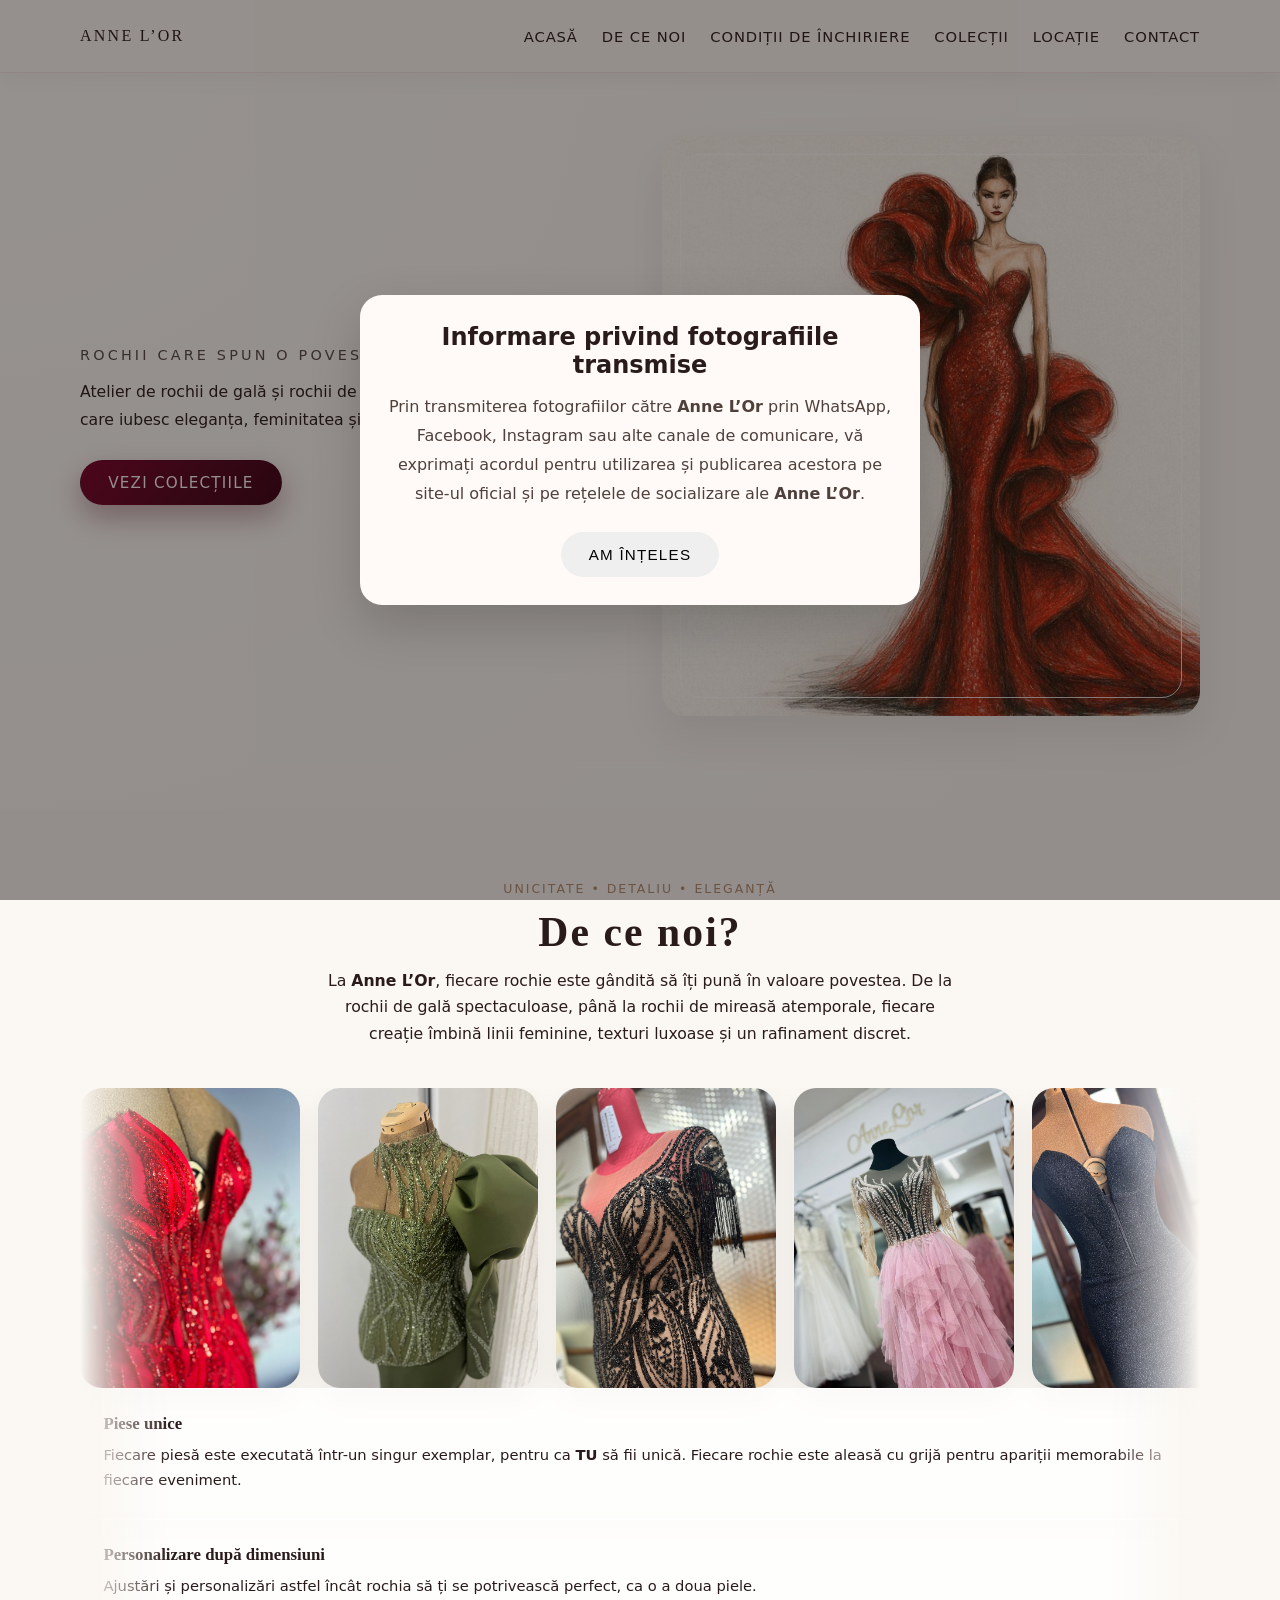
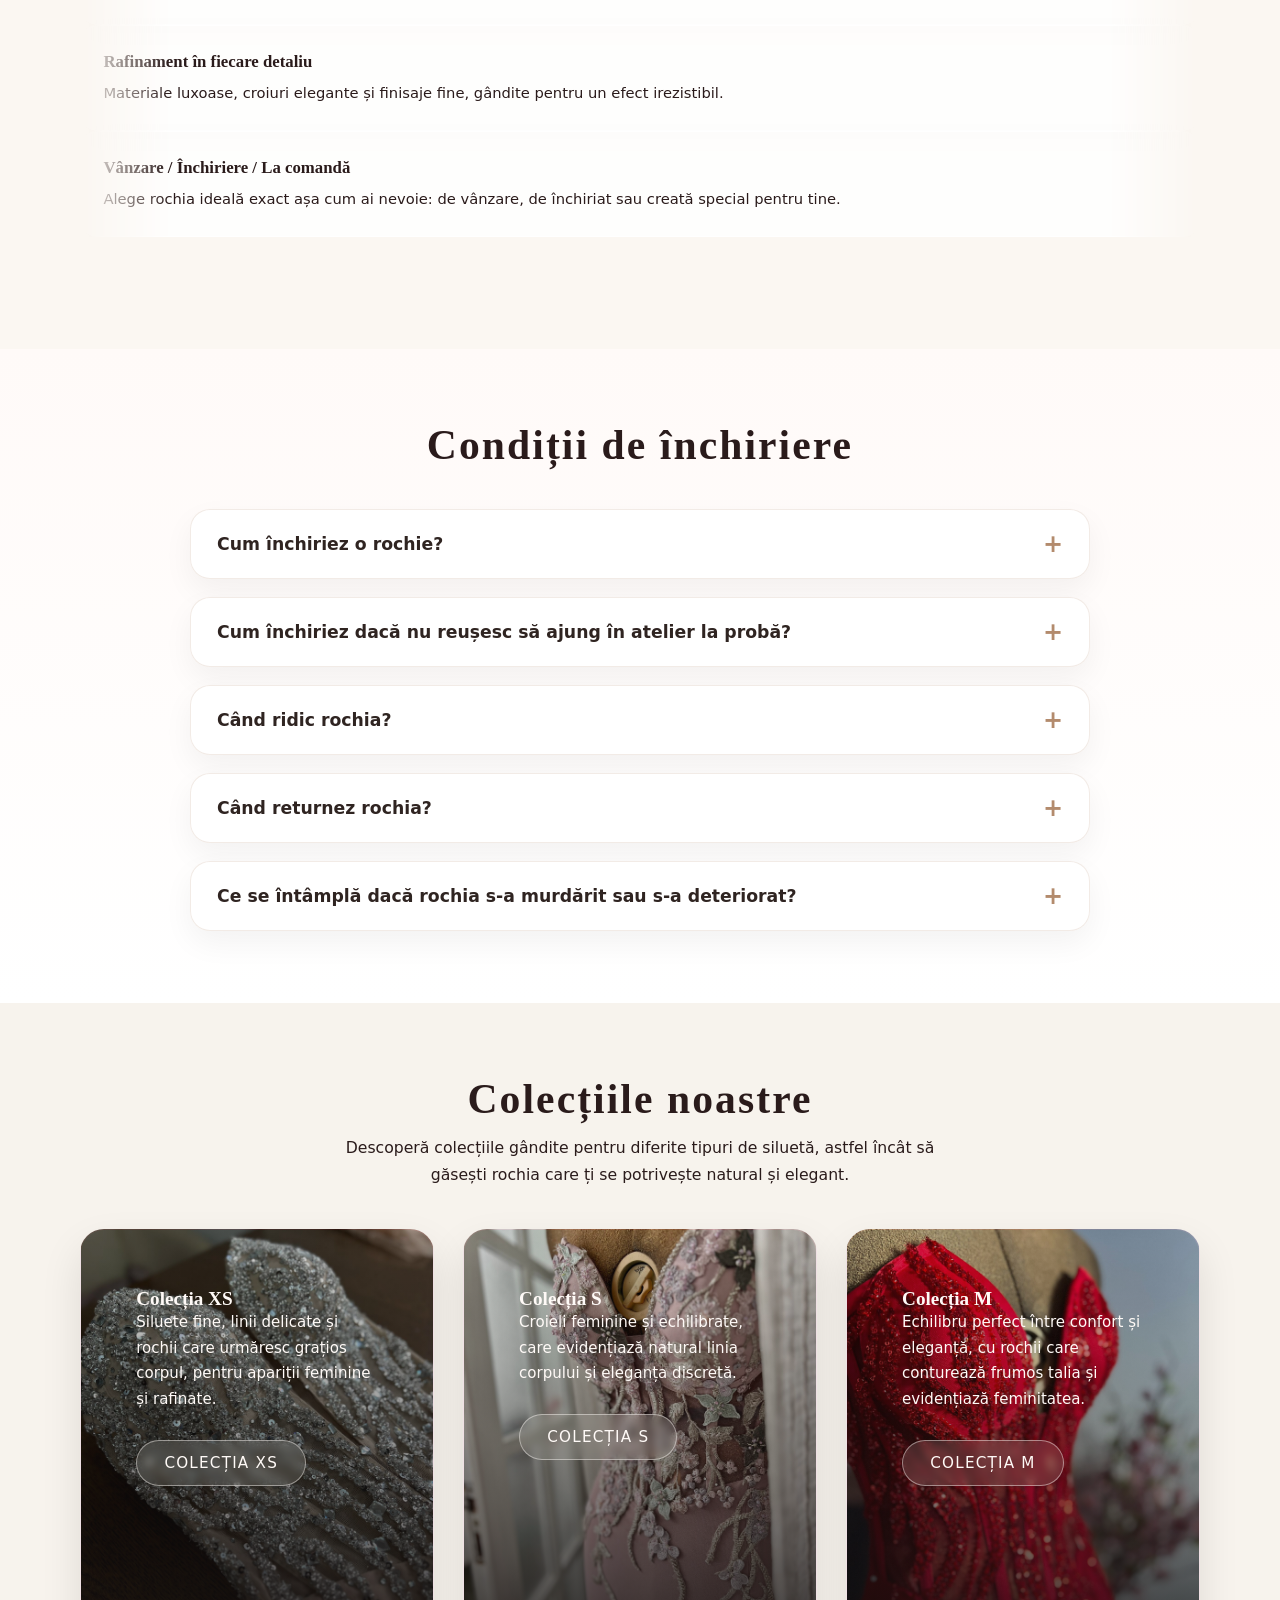
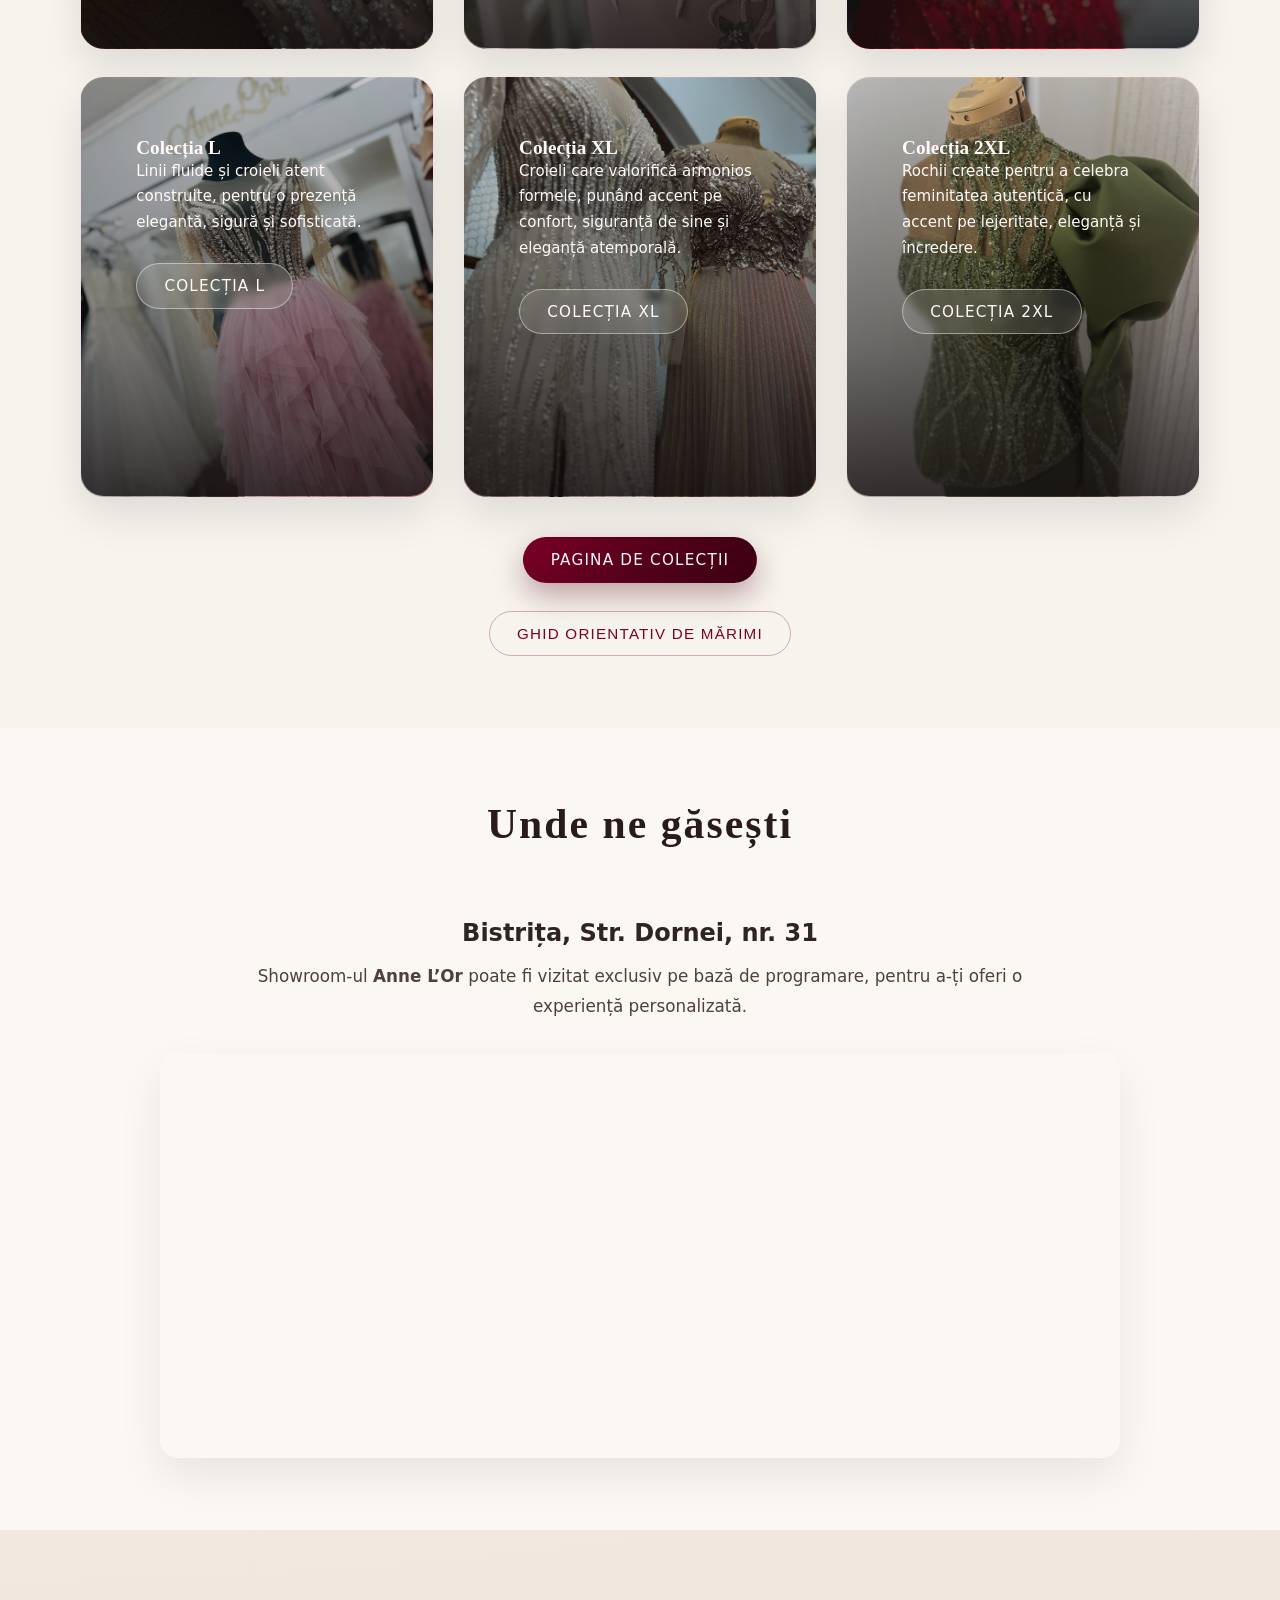
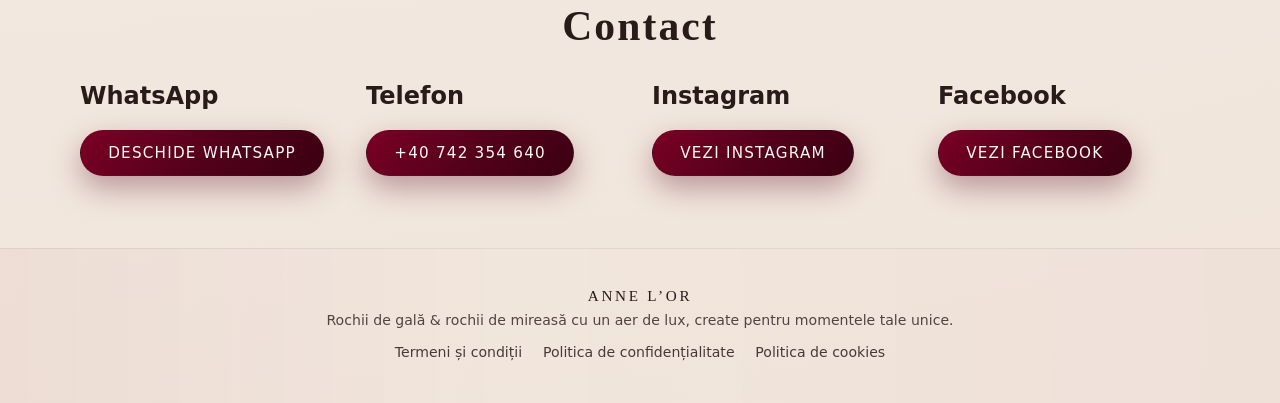
<file: index.html>
<!DOCTYPE html>
<html lang="ro">
<head>
  <meta charset="UTF-8">
  <meta name="viewport" content="width=device-width, initial-scale=1.0">
  <title>Anne L’Or – Rochii de gală & mireasă</title>
  <link rel="icon" type="image/png" href="favicon.png">
  <link rel="shortcut icon" href="favicon.ico">
  <link rel="stylesheet" href="style.css">
</head>
<body>

  <nav class="site-nav">
    <div class="container nav-inner">
      <a href="#top" class="nav-brand">Anne L’Or</a>

      <ul class="nav-links desktop-nav">
        <li><a href="#top">Acasă</a></li>
        <li><a href="#why-us">De ce noi</a></li>
        <li><a href="#rental-terms">Condiții de închiriere</a></li>
        <li><a href="#collections">Colecții</a></li>
        <li><a href="#location">Locație</a></li>
        <li><a href="#contact">Contact</a></li>
      </ul>

      <button
        class="nav-toggle"
        id="nav-toggle"
        type="button"
        aria-label="Deschide meniul"
        aria-expanded="false"
        aria-controls="mobile-menu"
      >
        <span></span>
        <span></span>
        <span></span>
      </button>
    </div>

    <div class="mobile-menu" id="mobile-menu">
      <ul class="mobile-menu-links">
        <li><a href="#top">Acasă</a></li>
        <li><a href="#why-us">De ce noi</a></li>
        <li><a href="#rental-terms">Condiții de închiriere</a></li>
        <li><a href="#collections">Colecții</a></li>
        <li><a href="#location">Locație</a></li>
        <li><a href="#contact">Contact</a></li>
      </ul>
    </div>
  </nav>

  <!-- HERO SECTION -->
  <header class="hero" id="top">
    <div class="hero-content">
      <div class="hero-text">
        <p class="hero-tagline">Rochii care spun o poveste.</p>
        <p class="hero-subtitle">
          Atelier de rochii de gală și rochii de mireasă, creat pentru femei care iubesc eleganța, feminitatea și detaliile fine.
        </p>
        <a href="#collections" class="btn primary-btn">Vezi colecțiile</a>
      </div>
      <div class="hero-image-wrapper">
        <img src="ImageTooLarge.png" alt="Rochie de gală elegantă Anne L’Or" class="hero-image">
      </div>
    </div>
  </header>

  <main>
    <!-- SECȚIUNEA DE CE NOI -->
    <section class="section why-us" id="why-us">
      <div class="container">
        <p class="section-kicker">Unicitate • Detaliu • Eleganță</p>
        <h2 class="section-title">De ce noi?</h2>

        <p class="section-intro">
          La <strong>Anne L’Or</strong>, fiecare rochie este gândită să îți pună în valoare povestea. De la rochii de gală spectaculoase,
          până la rochii de mireasă atemporale, fiecare creație îmbină linii feminine, texturi luxoase și un rafinament discret.
        </p>

        <div class="luxury-marquee">
          <div class="luxury-marquee-track">
            <div class="luxury-slide"><img src="Img2.jpeg" alt="Detaliu rochie roșie cu paiete"></div>
            <div class="luxury-slide"><img src="Img3.jpeg" alt="Detaliu rochii elegante Anne L’Or"></div>
            <div class="luxury-slide"><img src="Img4.jpeg" alt="Rochie neagră cu glitter"></div>
            <div class="luxury-slide"><img src="Img5.jpeg" alt="Detaliu rochie neagră elegantă"></div>
            <div class="luxury-slide"><img src="Img6.jpeg" alt="Detaliu rochie neagră elegantă"></div>
            <div class="luxury-slide"><img src="Img13.jpeg" alt="Detaliu rochie neagră elegantă"></div>
            <div class="luxury-slide"><img src="Img7.jpeg" alt="Detaliu mânecă cu pietre"></div>
            <div class="luxury-slide"><img src="Img8.jpeg" alt="Detaliu rochie roz cu perle"></div>
            <div class="luxury-slide"><img src="Img9.jpeg" alt="Rochie elegantă Anne L’Or"></div>
            <div class="luxury-slide"><img src="Img10.jpeg" alt="Detaliu rochii premium Anne L’Or"></div>
            <div class="luxury-slide"><img src="Img11.jpeg" alt="Detaliu rochie roșie premium"></div>
            <div class="luxury-slide"><img src="Img12.jpeg" alt="Detaliu broderie florală roz"></div>

            <div class="luxury-slide"><img src="Img1.jpeg" alt=""></div>
            <div class="luxury-slide"><img src="Img2.jpeg" alt=""></div>
            <div class="luxury-slide"><img src="Img3.jpeg" alt=""></div>
            <div class="luxury-slide"><img src="Img4.jpeg" alt=""></div>
            <div class="luxury-slide"><img src="Img5.jpeg" alt=""></div>
            <div class="luxury-slide"><img src="Img6.jpeg" alt=""></div>
            <div class="luxury-slide"><img src="Img7.jpeg" alt=""></div>
            <div class="luxury-slide"><img src="Img8.jpeg" alt=""></div>
            <div class="luxury-slide"><img src="Img9.jpeg" alt=""></div>
            <div class="luxury-slide"><img src="Img10.jpeg" alt=""></div>
          </div>
          <div class="why-item">
            <h3>Piese unice</h3>
            <p>Fiecare piesă este executată într-un singur exemplar, pentru ca <strong>TU</strong> să fii unică. Fiecare rochie este aleasă cu grijă pentru apariții memorabile la fiecare eveniment.</p>
          </div>
          <div class="why-item">
            <h3>Personalizare după dimensiuni</h3>
            <p>Ajustări și personalizări astfel încât rochia să ți se potrivească perfect, ca o a doua piele.</p>
          </div>
          <div class="why-item">
            <h3>Rafinament în fiecare detaliu</h3>
            <p>Materiale luxoase, croiuri elegante și finisaje fine, gândite pentru un efect irezistibil.</p>
          </div>
          <div class="why-item">
            <h3>Vânzare / Închiriere / La comandă</h3>
            <p>Alege rochia ideală exact așa cum ai nevoie: de vânzare, de închiriat sau creată special pentru tine.</p>
          </div>
        </div>
      </div>
    </section>

    <!-- SECȚIUNEA CONDIȚII DE ÎNCHIRIERE -->
    <section class="section rental-terms" id="rental-terms">
      <div class="container">
        <div class="rental-terms-header">
          <h2 class="section-title">Condiții de închiriere</h2>
        </div>

        <div class="rental-faq">
          <details class="faq-item" closed>
            <summary>Cum închiriez o rochie?</summary>
            <div class="faq-content">
              <p>
                În primul rând, îți faci o programare în showroom pentru a proba ținutele dorite.
                Recomandăm să te programezi din timp, pentru a te asigura că ai mai multe modele disponibile pentru data solicitată.
              </p>
              <p>
                Proba durează, în general, 60 de minute, timp suficient pentru a încerca 5–6 rochii.
              </p>
              <p>
                Pentru a rezerva ținuta dorită, se achită un avans de 50% din prețul închirierii, iar diferența se plătește la ridicarea rochiei.
              </p>
              <p>Se întocmește un contract în acest sens.</p>
            </div>
          </details>

          <details class="faq-item">
            <summary>Cum închiriez dacă nu reușesc să ajung în atelier la probă?</summary>
            <div class="faq-content">
              <p>
                Ne contactezi telefonic și ne furnizezi câteva măsurători. Nu te îngrijora, te ajutăm noi cu îndrumări în acest sens.
              </p>
              <p>
                Verificăm apoi pe manechin produsul dorit, astfel încât să ne asigurăm că ți se potrivește.
              </p>
              <p>
                Încheiem un contract pe care ți-l trimitem prin email sau WhatsApp și pe care îl așteptăm înapoi semnat și scanat.
              </p>
              <p>
                Plătești un avans de 50% din prețul închirierii, iar diferența se plătește ramburs, la firma de curierat.
              </p>
              <p>
                Costul livrării prin curierat este suportat de client și va fi comunicat anterior livrării.
              </p>
            </div>
          </details>

          <details class="faq-item">
            <summary>Când ridic rochia?</summary>
            <div class="faq-content">
              <p>
                În săptămâna evenimentului, de regulă cu o zi înainte. Dacă soliciți livrarea prin curier, produsul va fi livrat cu 2 zile înainte de eveniment.
              </p>
            </div>
          </details>

          <details class="faq-item">
            <summary>Când returnez rochia?</summary>
            <div class="faq-content">
              <p>
                A doua zi după eveniment sau în prima zi lucrătoare după eveniment.
              </p>
              <p>
                Rochia <strong>nu trebuie curățată</strong>, de acest aspect ne ocupăm noi.
              </p>
              <p>
                Te rugăm doar să ne returnezi toate elementele închiriate: rochia, șalul, mănușile, trena detașabilă etc., în ambalajul original (husa de pânză și umerașul de catifea).
              </p>
            </div>
          </details>

          <details class="faq-item">
            <summary>Ce se întâmplă dacă rochia s-a murdărit sau s-a deteriorat?</summary>
            <div class="faq-content">
              <p>
                În condițiile unei utilizări normale, precum pete de mâncare, vin, urme de fard sau deodorant, nu este nicio problemă. Aceste situații se pot remedia la curățătorie.
              </p>
              <p>
                Dacă apare o deteriorare avansată care nu poate fi rezolvată prin curățare chimică sau reparație minoră, conform contractului de închiriere, se poate imputa costul reparației.
              </p>
              <p>
                Dacă rochia nu mai poate fi remediată, se facturează întregul preț de achiziție al rochiei, la valoarea de catalog.
              </p>
              <p>
                Nu am avut astfel de incidente până acum și sperăm să nu fie cazul nici pe viitor.
              </p>
            </div>
          </details>
        </div>
      </div>
    </section>

    <!-- SECȚIUNEA COLECȚIILE NOASTRE -->
<section class="section collections" id="collections">
  <div class="container">
    <div class="collections-header">
      <h2 class="section-title">Colecțiile noastre</h2>
      <p class="section-intro">
        Descoperă colecțiile gândite pentru diferite tipuri de siluetă, astfel încât să găsești rochia care ți se potrivește natural și elegant.
      </p>
    </div>

    <div class="cards-grid">
      <article class="card collection-card collection-xs">
        <div class="card-overlay"></div>
        <div class="card-content">
          <h3 class="card-title">Colecția XS</h3>
          <p class="card-text">
            Siluete fine, linii delicate și rochii care urmăresc grațios corpul, pentru apariții feminine și rafinate.
          </p>
          <a
            href="https://plum-custard-043.notion.site/Colectia-XS-3253828098db80d988f7f95b5c8723fc?source=copy_link"
            class="btn ghost-btn"
            target="_blank"
            rel="noopener noreferrer"
          >
            Colecția XS
          </a>
        </div>
      </article>

      <article class="card collection-card collection-s">
        <div class="card-overlay"></div>
        <div class="card-content">
          <h3 class="card-title">Colecția S</h3>
          <p class="card-text">
            Croieli feminine și echilibrate, care evidențiază natural linia corpului și eleganța discretă.
          </p>
          <a
            href="https://plum-custard-043.notion.site/Colectia-S-3253828098db8049b44ec9ca3bed99fa?source=copy_link"
            class="btn ghost-btn"
            target="_blank"
            rel="noopener noreferrer"
          >
          Colecția S
          </a>
        </div>
      </article>

      <article class="card collection-card collection-m">
        <div class="card-overlay"></div>
        <div class="card-content">
          <h3 class="card-title">Colecția M</h3>
          <p class="card-text">
            Echilibru perfect între confort și eleganță, cu rochii care conturează frumos talia și evidențiază feminitatea.
          </p>
          <a
            href="https://plum-custard-043.notion.site/Colectia-M-3253828098db80ec8454e88bd391d409?source=copy_link"
            class="btn ghost-btn"
            target="_blank"
            rel="noopener noreferrer"
          >
          Colecția M
          </a>
        </div>
      </article>

      <article class="card collection-card collection-l">
        <div class="card-overlay"></div>
        <div class="card-content">
          <h3 class="card-title">Colecția L</h3>
          <p class="card-text">
            Linii fluide și croieli atent construite, pentru o prezență elegantă, sigură și sofisticată.
          </p>
          <a
            href="https://plum-custard-043.notion.site/Colectia-L-3253828098db8070a6b0c9105418d3b8?source=copy_link"
            class="btn ghost-btn"
            target="_blank"
            rel="noopener noreferrer"
          >
          Colecția L
          </a>
        </div>
      </article>

      <article class="card collection-card collection-xl">
        <div class="card-overlay"></div>
        <div class="card-content">
          <h3 class="card-title">Colecția XL</h3>
          <p class="card-text">
            Croieli care valorifică armonios formele, punând accent pe confort, siguranță de sine și eleganță atemporală.
          </p>
          <a
            href="https://plum-custard-043.notion.site/Colectia-XL-3253828098db80e6bd9af92cab22da7f?source=copy_link"
            class="btn ghost-btn"
            target="_blank"
            rel="noopener noreferrer"
          >
          Colecția XL
          </a>
        </div>
      </article>

      <article class="card collection-card collection-2xl">
        <div class="card-overlay"></div>
        <div class="card-content">
          <h3 class="card-title">Colecția 2XL</h3>
          <p class="card-text">
            Rochii create pentru a celebra feminitatea autentică, cu accent pe lejeritate, eleganță și încredere.
          </p>
          <a
            href="https://plum-custard-043.notion.site/Colectia-XXL-3253828098db80048d51fcc8d6d86377?source=copy_link"
            class="btn ghost-btn"
            target="_blank"
            rel="noopener noreferrer"
          >
          Colecția 2XL
          </a>
        </div>
      </article>
    </div>

    <div class="collections-footer">
      <a
        href="https://plum-custard-043.notion.site/Anne-L-Or-3253828098db80a0879bce4b5d71e4f3?source=copy_link"
        class="btn primary-btn"
        target="_blank"
        rel="noopener noreferrer"
      >
        Pagina de colecții
      </a>
    </div>

    <div class="size-guide-trigger">
      <button class="btn ghost-btn" type="button" id="open-size-guide">
        Ghid orientativ de mărimi
      </button>
    </div>
  </div>
</section>

    <!-- SECȚIUNEA LOCAȚIE -->
    <section class="section location" id="location">
      <div class="container">
        <h2 class="section-title">Unde ne găsești</h2>

        <div class="location-intro">
          <p class="location-address">Bistrița, Str. Dornei, nr. 31</p>
          <p class="location-note">
            Showroom-ul <strong>Anne L’Or</strong> poate fi vizitat exclusiv pe bază de programare, pentru a-ți oferi o experiență personalizată.
          </p>
        </div>

        <div class="map-wrapper">
          <iframe
            src="https://www.google.com/maps/embed?pb=!1m18!1m12!1m3!1d2714.194118455795!2d24.495521376858544!3d47.134462871150475!2m3!1f0!2f0!3f0!2m3!1i1024!2i768!4f13.1!3m3!1m2!1s0x4749f7000afd8c6f%3A0x49b01e989a9919a1!2sAnneLor!5e0!3m2!1sro!2sro!4v1773568715835!5m2!1sro!2sro"
            style="border:0;"
            allowfullscreen=""
            loading="lazy"
            referrerpolicy="no-referrer-when-downgrade"
          ></iframe>
        </div>
      </div>
    </section>
  </main>

  <!-- MODAL GHID DE MĂRIMI -->
  <div class="modal-backdrop" id="size-guide-modal" aria-hidden="true">
    <div class="modal-dialog" role="dialog" aria-modal="true" aria-labelledby="size-guide-title">
      <button class="modal-close" type="button" id="close-size-guide" aria-label="Închide ghidul de mărimi">×</button>
      <h2 class="modal-title" id="size-guide-title">Ghid orientativ de mărimi</h2>
      <p class="modal-subtitle">Valorile sunt orientative și pot varia ușor în funcție de model.</p>
      <div class="modal-image-wrapper">
        <img src="./GhidMarimi.png" alt="Ghid orientativ mărimi Anne L’Or" loading="lazy">
      </div>
    </div>
  </div>

  <section class="section contact-section" id="contact">
    <div class="container">
      <h2 class="section-title">Contact</h2>
      <div class="contact-grid">
        <article class="contact-card">
          <div class="contact-icon whatsapp">
            <i class="fa-brands fa-whatsapp"></i>
          </div>
          <h2>WhatsApp</h2>
          <a href="https://wa.me/40742354640" target="_blank" rel="noopener noreferrer" class="btn primary-btn">
            Deschide WhatsApp
          </a>
        </article>

        <article class="contact-card">
          <div class="contact-icon phone">
            <i class="fa-solid fa-phone"></i>
          </div>
          <h2>Telefon</h2>
          <a href="tel:+40742354640" class="btn primary-btn">
            +40 742 354 640
          </a>
        </article>

        <article class="contact-card">
          <div class="contact-icon instagram">
            <i class="fa-brands fa-instagram"></i>
          </div>
          <h2>Instagram</h2>
          <a href="https://www.instagram.com/atelier_annelor?igsh=dGw2bjVlYmxvM2dv&utm_source=qr" target="_blank" rel="noopener noreferrer" class="btn primary-btn">
            Vezi Instagram
          </a>
        </article>

        <article class="contact-card">
          <div class="contact-icon facebook">
            <i class="fa-brands fa-facebook-f"></i>
          </div>
          <h2>Facebook</h2>
          <a href="https://www.facebook.com/share/1ZEBXZmdRP/?mibextid=wwXIfr" target="_blank" rel="noopener noreferrer" class="btn primary-btn">
            Vezi Facebook
          </a>
        </article>
      </div>
    </div>
  </section>

  <footer class="footer">
    <div class="container footer-content">
      <p class="footer-brand">Anne L’Or</p>
      <p class="footer-text">Rochii de gală & rochii de mireasă cu un aer de lux, create pentru momentele tale unice.</p>
    </div>

    <div class="footer-links">
      <a href="/termeni-si-conditii.html">Termeni și condiții</a>
      <a href="/politica-confidentialitate.html">Politica de confidențialitate</a>
      <a href="/politica-cookies.html">Politica de cookies</a>
    </div>
  </footer>

  <!-- popup informare fotografii -->
  <div class="consent-modal" id="photo-consent-modal" aria-hidden="true">
    <div class="consent-box" role="dialog" aria-modal="true" aria-labelledby="consent-title">
      <h3 id="consent-title">Informare privind fotografiile transmise</h3>
      <p>
        Prin transmiterea fotografiilor către <strong>Anne L’Or</strong> prin WhatsApp, Facebook, Instagram sau alte canale de comunicare,
        vă exprimați acordul pentru utilizarea și publicarea acestora pe site-ul oficial și pe rețelele de socializare ale
        <strong>Anne L’Or</strong>.
      </p>

      <div class="consent-actions">
        <button type="button" class="btn btn-ghost" id="close-consent-modal">Am înțeles</button>
      </div>
    </div>
  </div>

  <script src="script.js"></script>
</body>
</html>
</file>
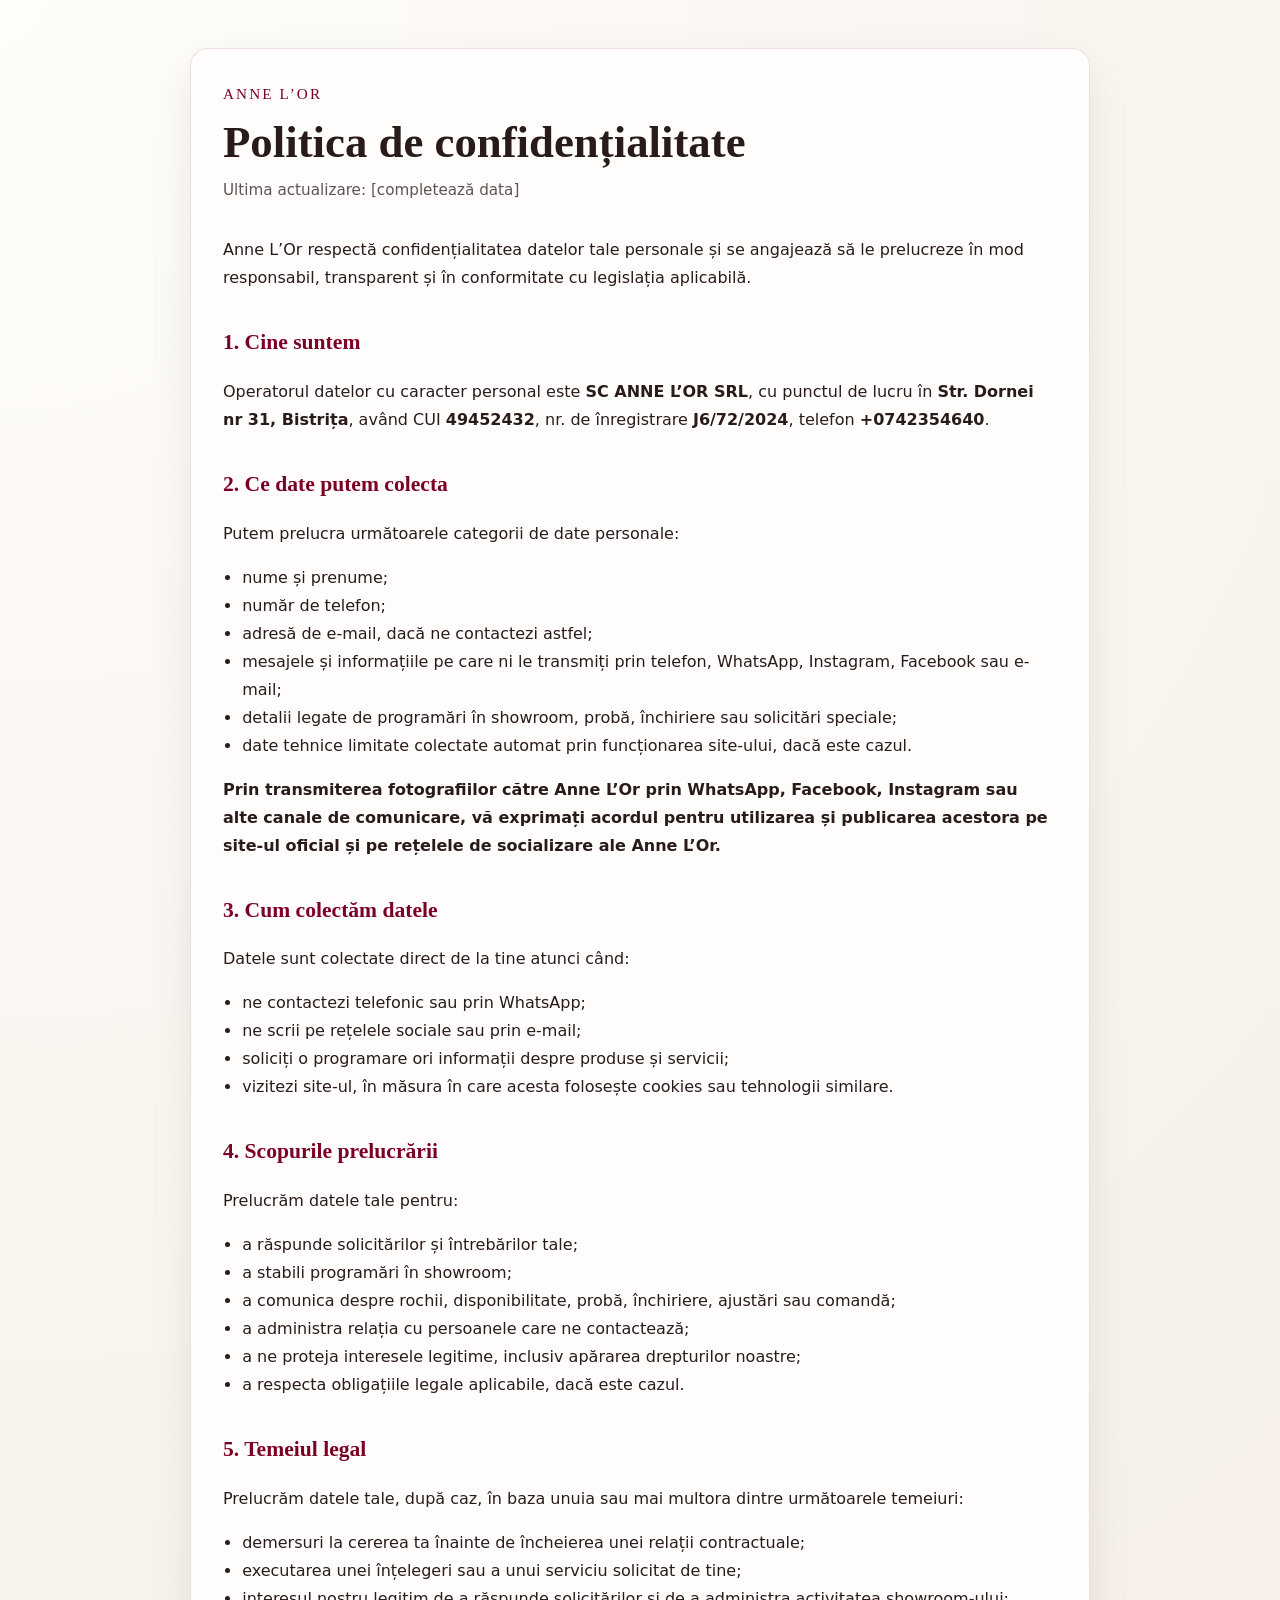
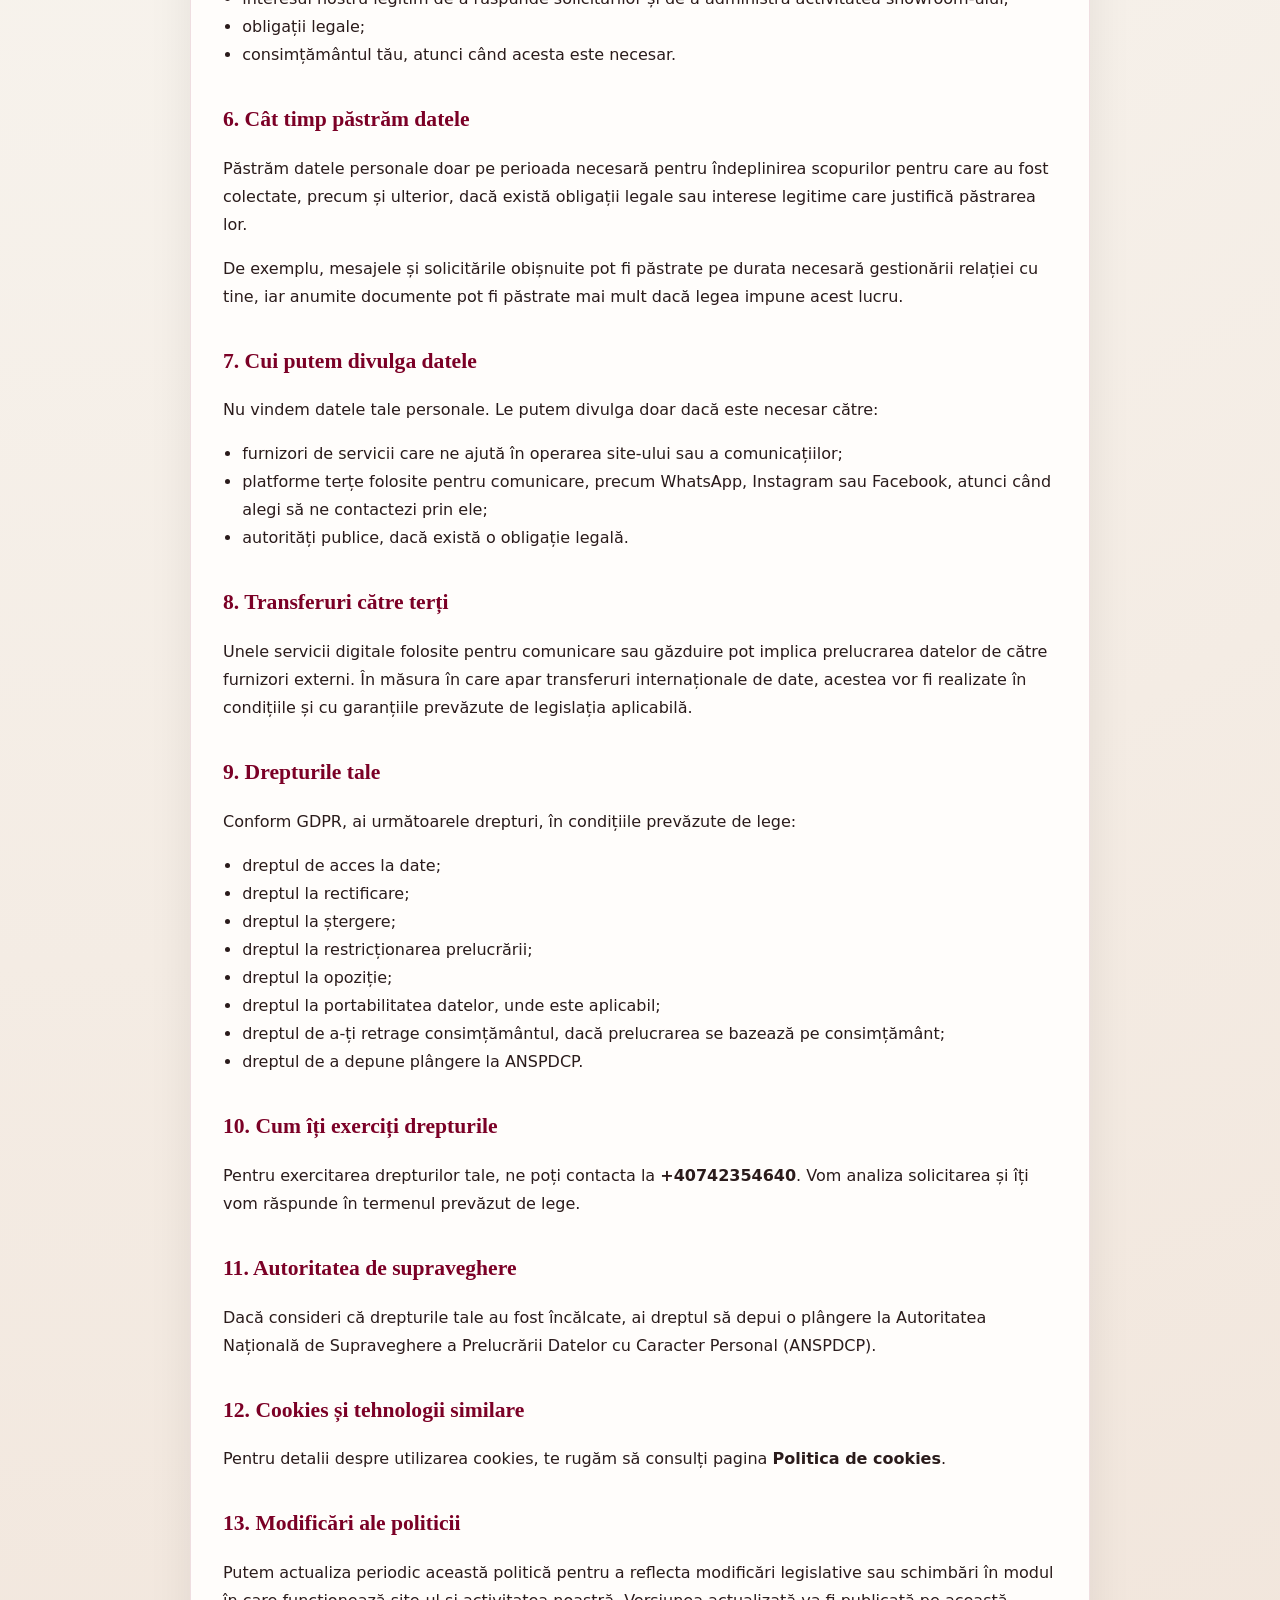
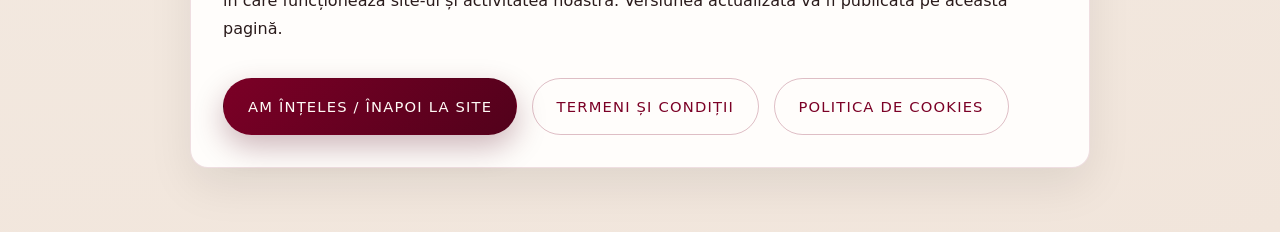
<file: politica-confidentialitate.html>
<!DOCTYPE html>
<html lang="ro">
<head>
  <meta charset="UTF-8" />
  <meta name="viewport" content="width=device-width, initial-scale=1.0" />
  <title>Politica de confidențialitate | Anne L’Or</title>
  <style>
    :root {
      --color-bg: #f7f3ed;
      --color-card: #fffdfb;
      --color-text: #2a1b1b;
      --color-accent: #7b0026;
      --color-accent-dark: #52011b;
      --color-border: rgba(123, 0, 38, 0.12);
      --font-main: "Playfair Display", "Times New Roman", serif;
      --font-sans: "Inter", system-ui, -apple-system, BlinkMacSystemFont, "Segoe UI", sans-serif;
      --shadow-soft: 0 18px 45px rgba(0, 0, 0, 0.08);
      --radius: 18px;
      --transition-fast: 180ms ease-out;
    }

    * { box-sizing: border-box; }
    html, body { margin: 0; padding: 0; }

    body {
      font-family: var(--font-sans);
      color: var(--color-text);
      background: radial-gradient(circle at top left, #fffdf9 0, var(--color-bg) 40%, #f1e5db 100%);
      line-height: 1.75;
    }

    .legal-page {
      padding: 3rem 1.25rem 4rem;
    }

    .legal-container {
      width: min(900px, 100%);
      margin: 0 auto;
      background: var(--color-card);
      border: 1px solid var(--color-border);
      border-radius: var(--radius);
      box-shadow: var(--shadow-soft);
      padding: 2rem;
    }

    .legal-brand {
      font-family: var(--font-main);
      letter-spacing: 0.14em;
      text-transform: uppercase;
      font-size: 0.95rem;
      margin: 0 0 0.5rem;
      color: var(--color-accent);
    }

    h1 {
      font-family: var(--font-main);
      font-size: clamp(2rem, 4vw, 2.8rem);
      margin: 0 0 0.5rem;
      line-height: 1.2;
    }

    .legal-updated {
      margin: 0 0 2rem;
      opacity: 0.75;
      font-size: 0.95rem;
    }

    h2 {
      font-family: var(--font-main);
      font-size: 1.35rem;
      margin: 2rem 0 0.6rem;
      color: var(--color-accent);
    }

    p, li {
      font-size: 1rem;
    }

    ul {
      margin: 0 0 1rem 1.2rem;
      padding: 0;
    }

    .legal-actions {
      margin-top: 2.2rem;
      display: flex;
      flex-wrap: wrap;
      gap: 0.9rem;
    }

    .btn {
      display: inline-flex;
      align-items: center;
      justify-content: center;
      padding: 0.9rem 1.5rem;
      border-radius: 999px;
      font-size: 0.92rem;
      letter-spacing: 0.08em;
      text-transform: uppercase;
      text-decoration: none;
      transition: all var(--transition-fast);
      white-space: nowrap;
    }

    .btn-primary {
      background: linear-gradient(135deg, var(--color-accent) 0%, var(--color-accent-dark) 100%);
      color: #fffaf6;
      border: 1px solid transparent;
      box-shadow: 0 12px 30px rgba(79, 0, 25, 0.28);
    }

    .btn-ghost {
      border: 1px solid rgba(123, 0, 38, 0.25);
      color: var(--color-accent);
      background: transparent;
    }

    @media (max-width: 640px) {
      .legal-container { padding: 1.4rem; }
      .legal-actions { flex-direction: column; }
      .btn { width: 100%; }
    }
  </style>
</head>
<body>
  <main class="legal-page">
    <div class="legal-container">
      <p class="legal-brand">Anne L’Or</p>
      <h1>Politica de confidențialitate</h1>
      <p class="legal-updated">Ultima actualizare: [completează data]</p>

      <p>
        Anne L’Or respectă confidențialitatea datelor tale personale și se angajează să le
        prelucreze în mod responsabil, transparent și în conformitate cu legislația aplicabilă.
      </p>

      <h2>1. Cine suntem</h2>
      <p>
        Operatorul datelor cu caracter personal este <strong>SC ANNE L’OR SRL</strong>,
        cu punctul de lucru în <strong>Str. Dornei nr 31, Bistrița</strong>, având CUI <strong>49452432</strong>,
        nr. de înregistrare <strong>J6/72/2024</strong>, telefon <strong>+0742354640</strong>.
      </p>

      <h2>2. Ce date putem colecta</h2>
      <p>Putem prelucra următoarele categorii de date personale:</p>
      <ul>
        <li>nume și prenume;</li>
        <li>număr de telefon;</li>
        <li>adresă de e-mail, dacă ne contactezi astfel;</li>
        <li>mesajele și informațiile pe care ni le transmiți prin telefon, WhatsApp, Instagram, Facebook sau e-mail;</li>
        <li>detalii legate de programări în showroom, probă, închiriere sau solicitări speciale;</li>
        <li>date tehnice limitate colectate automat prin funcționarea site-ului, dacă este cazul.</li>
      </ul>
      <strong>Prin transmiterea fotografiilor către Anne L’Or prin WhatsApp, Facebook, Instagram sau alte canale de comunicare, vă exprimați acordul pentru utilizarea și publicarea acestora pe site-ul oficial și pe rețelele de socializare ale Anne L’Or.</strong>

      <h2>3. Cum colectăm datele</h2>
      <p>Datele sunt colectate direct de la tine atunci când:</p>
      <ul>
        <li>ne contactezi telefonic sau prin WhatsApp;</li>
        <li>ne scrii pe rețelele sociale sau prin e-mail;</li>
        <li>soliciți o programare ori informații despre produse și servicii;</li>
        <li>vizitezi site-ul, în măsura în care acesta folosește cookies sau tehnologii similare.</li>
      </ul>

      <h2>4. Scopurile prelucrării</h2>
      <p>Prelucrăm datele tale pentru:</p>
      <ul>
        <li>a răspunde solicitărilor și întrebărilor tale;</li>
        <li>a stabili programări în showroom;</li>
        <li>a comunica despre rochii, disponibilitate, probă, închiriere, ajustări sau comandă;</li>
        <li>a administra relația cu persoanele care ne contactează;</li>
        <li>a ne proteja interesele legitime, inclusiv apărarea drepturilor noastre;</li>
        <li>a respecta obligațiile legale aplicabile, dacă este cazul.</li>
      </ul>

      <h2>5. Temeiul legal</h2>
      <p>Prelucrăm datele tale, după caz, în baza unuia sau mai multora dintre următoarele temeiuri:</p>
      <ul>
        <li>demersuri la cererea ta înainte de încheierea unei relații contractuale;</li>
        <li>executarea unei înțelegeri sau a unui serviciu solicitat de tine;</li>
        <li>interesul nostru legitim de a răspunde solicitărilor și de a administra activitatea showroom-ului;</li>
        <li>obligații legale;</li>
        <li>consimțământul tău, atunci când acesta este necesar.</li>
      </ul>

      <h2>6. Cât timp păstrăm datele</h2>
      <p>
        Păstrăm datele personale doar pe perioada necesară pentru îndeplinirea scopurilor pentru care
        au fost colectate, precum și ulterior, dacă există obligații legale sau interese legitime care justifică păstrarea lor.
      </p>
      <p>
        De exemplu, mesajele și solicitările obișnuite pot fi păstrate pe durata necesară gestionării
        relației cu tine, iar anumite documente pot fi păstrate mai mult dacă legea impune acest lucru.
      </p>

      <h2>7. Cui putem divulga datele</h2>
      <p>
        Nu vindem datele tale personale. Le putem divulga doar dacă este necesar către:
      </p>
      <ul>
        <li>furnizori de servicii care ne ajută în operarea site-ului sau a comunicațiilor;</li>
        <li>platforme terțe folosite pentru comunicare, precum WhatsApp, Instagram sau Facebook, atunci când alegi să ne contactezi prin ele;</li>
        <li>autorități publice, dacă există o obligație legală.</li>
      </ul>

      <h2>8. Transferuri către terți</h2>
      <p>
        Unele servicii digitale folosite pentru comunicare sau găzduire pot implica prelucrarea datelor
        de către furnizori externi. În măsura în care apar transferuri internaționale de date, acestea
        vor fi realizate în condițiile și cu garanțiile prevăzute de legislația aplicabilă.
      </p>

      <h2>9. Drepturile tale</h2>
      <p>Conform GDPR, ai următoarele drepturi, în condițiile prevăzute de lege:</p>
      <ul>
        <li>dreptul de acces la date;</li>
        <li>dreptul la rectificare;</li>
        <li>dreptul la ștergere;</li>
        <li>dreptul la restricționarea prelucrării;</li>
        <li>dreptul la opoziție;</li>
        <li>dreptul la portabilitatea datelor, unde este aplicabil;</li>
        <li>dreptul de a-ți retrage consimțământul, dacă prelucrarea se bazează pe consimțământ;</li>
        <li>dreptul de a depune plângere la ANSPDCP.</li>
      </ul>

      <h2>10. Cum îți exerciți drepturile</h2>
      <p>
        Pentru exercitarea drepturilor tale, ne poți contacta la
        <strong>+40742354640</strong>.
        Vom analiza solicitarea și îți vom răspunde în termenul prevăzut de lege.
      </p>

      <h2>11. Autoritatea de supraveghere</h2>
      <p>
        Dacă consideri că drepturile tale au fost încălcate, ai dreptul să depui o plângere la
        Autoritatea Națională de Supraveghere a Prelucrării Datelor cu Caracter Personal (ANSPDCP).
      </p>

      <h2>12. Cookies și tehnologii similare</h2>
      <p>
        Pentru detalii despre utilizarea cookies, te rugăm să consulți pagina
        <strong>Politica de cookies</strong>.
      </p>

      <h2>13. Modificări ale politicii</h2>
      <p>
        Putem actualiza periodic această politică pentru a reflecta modificări legislative
        sau schimbări în modul în care funcționează site-ul și activitatea noastră.
        Versiunea actualizată va fi publicată pe această pagină.
      </p>

      <div class="legal-actions">
        <a href="index.html" class="btn btn-primary">Am înțeles / Înapoi la site</a>
        <a href="termeni-si-conditii.html" class="btn btn-ghost">Termeni și condiții</a>
        <a href="politica-cookies.html" class="btn btn-ghost">Politica de cookies</a>
      </div>
    </div>
  </main>
</body>
</html>
</file>
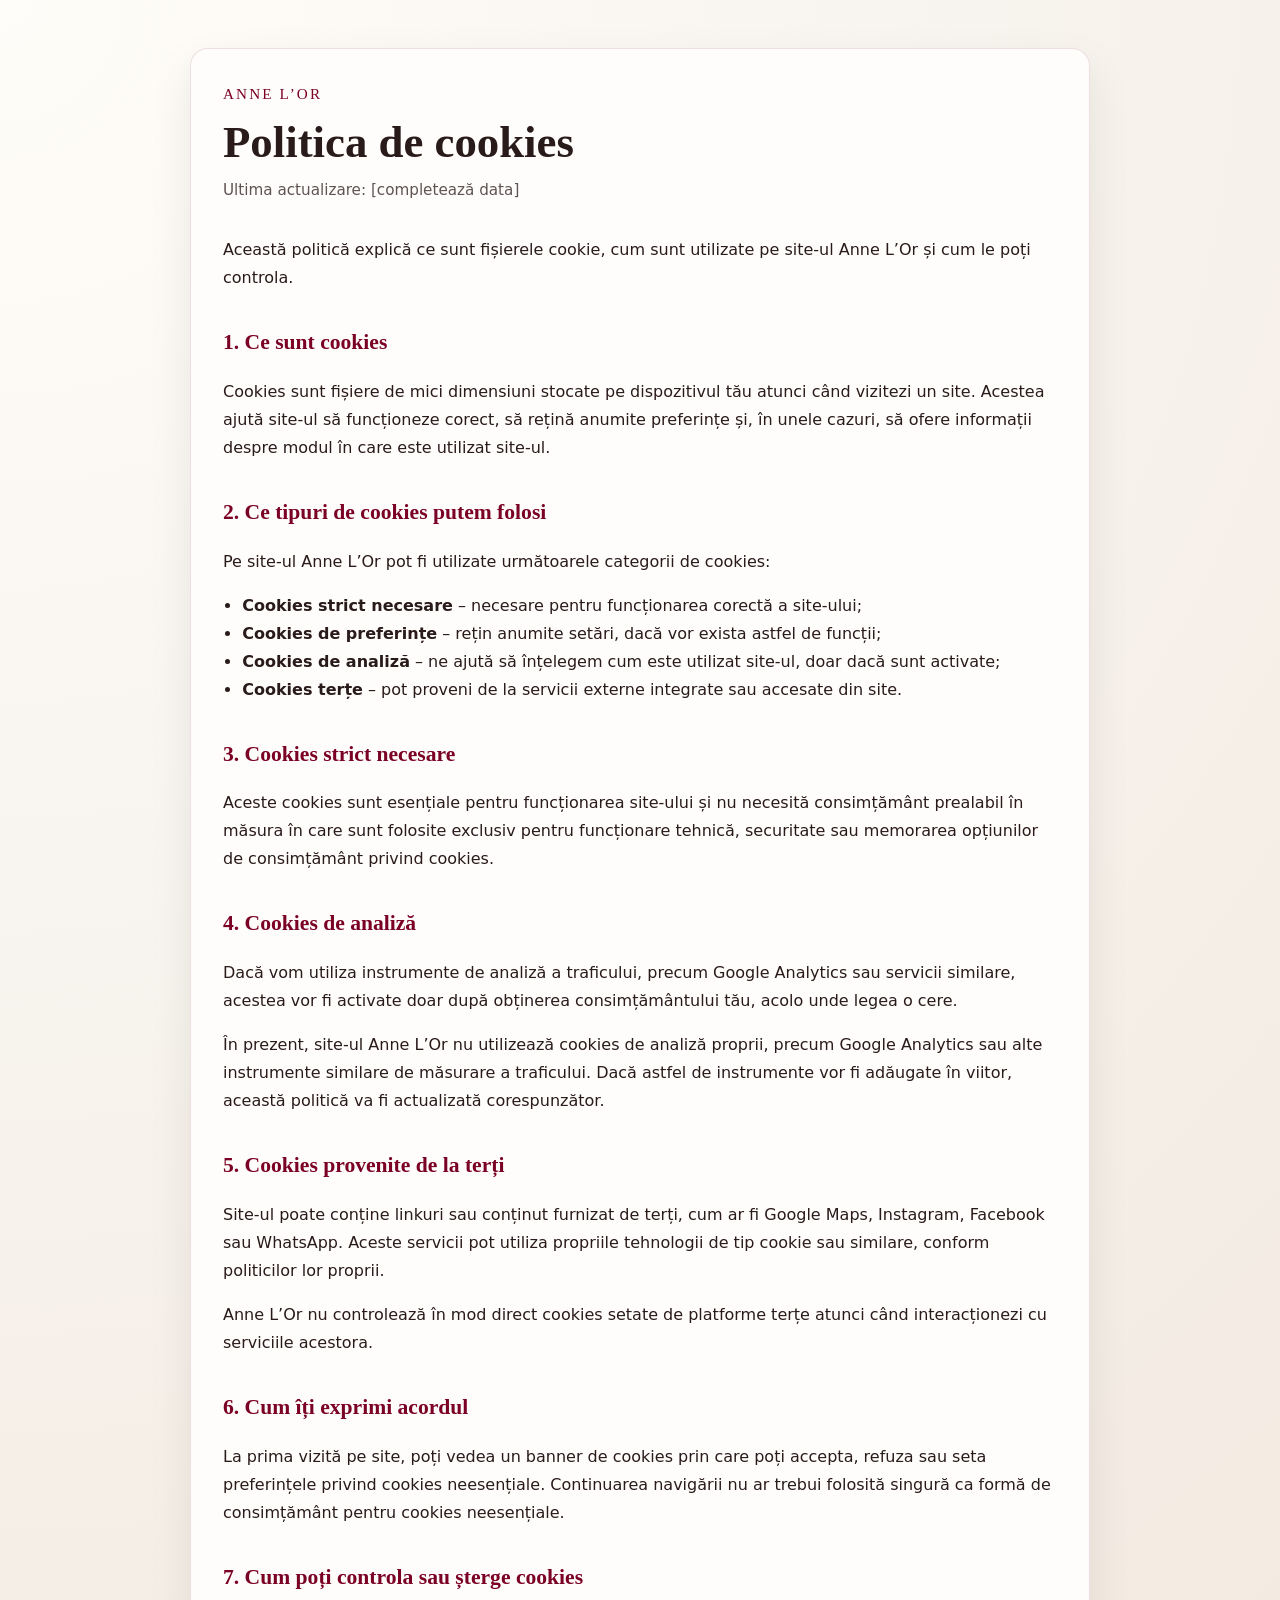
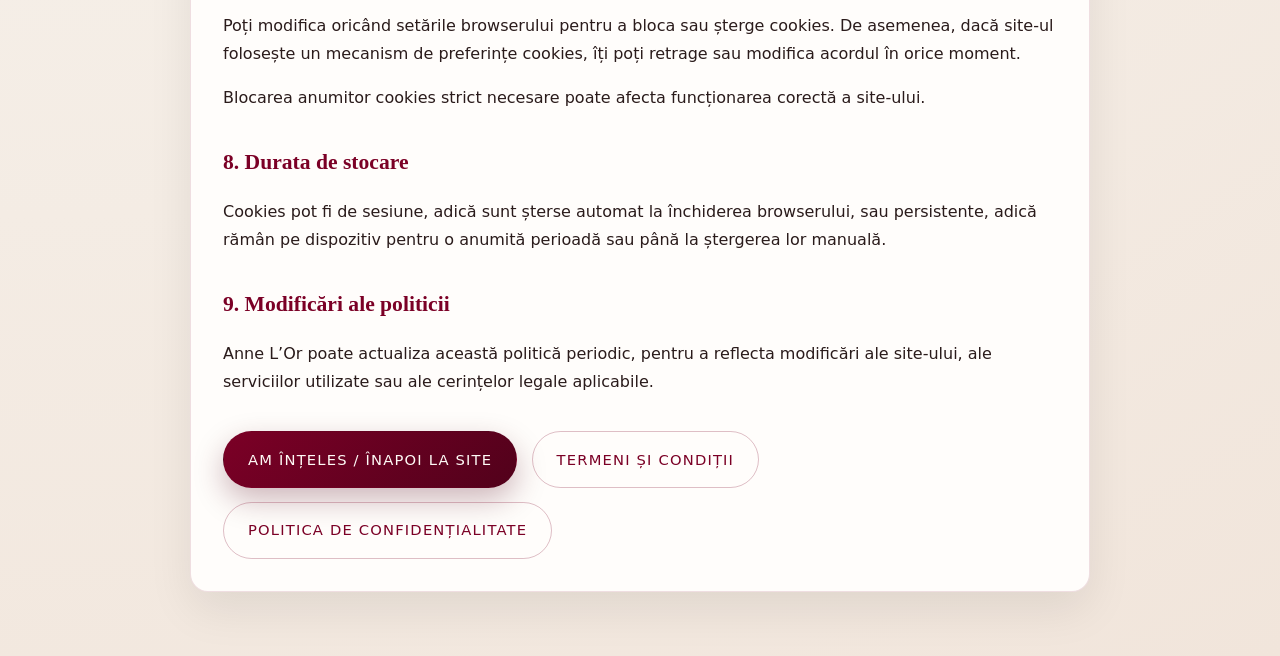
<file: politica-cookies.html>
<!DOCTYPE html>
<html lang="ro">
<head>
  <meta charset="UTF-8" />
  <meta name="viewport" content="width=device-width, initial-scale=1.0" />
  <title>Politica de cookies | Anne L’Or</title>
  <style>
    :root {
      --color-bg: #f7f3ed;
      --color-card: #fffdfb;
      --color-text: #2a1b1b;
      --color-accent: #7b0026;
      --color-accent-dark: #52011b;
      --color-border: rgba(123, 0, 38, 0.12);
      --font-main: "Playfair Display", "Times New Roman", serif;
      --font-sans: "Inter", system-ui, -apple-system, BlinkMacSystemFont, "Segoe UI", sans-serif;
      --shadow-soft: 0 18px 45px rgba(0, 0, 0, 0.08);
      --radius: 18px;
      --transition-fast: 180ms ease-out;
    }

    * {
      box-sizing: border-box;
    }

    html, body {
      margin: 0;
      padding: 0;
    }

    body {
      font-family: var(--font-sans);
      color: var(--color-text);
      background: radial-gradient(circle at top left, #fffdf9 0, var(--color-bg) 40%, #f1e5db 100%);
      line-height: 1.75;
    }

    .legal-page {
      padding: 3rem 1.25rem 4rem;
    }

    .legal-container {
      width: min(900px, 100%);
      margin: 0 auto;
      background: var(--color-card);
      border: 1px solid var(--color-border);
      border-radius: var(--radius);
      box-shadow: var(--shadow-soft);
      padding: 2rem;
    }

    .legal-brand {
      font-family: var(--font-main);
      letter-spacing: 0.14em;
      text-transform: uppercase;
      font-size: 0.95rem;
      margin: 0 0 0.5rem;
      color: var(--color-accent);
    }

    h1 {
      font-family: var(--font-main);
      font-size: clamp(2rem, 4vw, 2.8rem);
      margin: 0 0 0.5rem;
      line-height: 1.2;
    }

    .legal-updated {
      margin: 0 0 2rem;
      opacity: 0.75;
      font-size: 0.95rem;
    }

    h2 {
      font-family: var(--font-main);
      font-size: 1.35rem;
      margin: 2rem 0 0.6rem;
      color: var(--color-accent);
    }

    p, li {
      font-size: 1rem;
    }

    ul {
      margin: 0 0 1rem 1.2rem;
      padding: 0;
    }

    .legal-actions {
      margin-top: 2.2rem;
      display: flex;
      flex-wrap: wrap;
      gap: 0.9rem;
    }

    .btn {
      display: inline-flex;
      align-items: center;
      justify-content: center;
      padding: 0.9rem 1.5rem;
      border-radius: 999px;
      font-size: 0.92rem;
      letter-spacing: 0.08em;
      text-transform: uppercase;
      text-decoration: none;
      transition: all var(--transition-fast);
      white-space: nowrap;
    }

    .btn-primary {
      background: linear-gradient(135deg, var(--color-accent) 0%, var(--color-accent-dark) 100%);
      color: #fffaf6;
      border: 1px solid transparent;
      box-shadow: 0 12px 30px rgba(79, 0, 25, 0.28);
    }

    .btn-primary:hover {
      transform: translateY(-1px);
      box-shadow: 0 18px 38px rgba(79, 0, 25, 0.36);
    }

    .btn-ghost {
      border: 1px solid rgba(123, 0, 38, 0.25);
      color: var(--color-accent);
      background: transparent;
    }

    .btn-ghost:hover {
      background: rgba(123, 0, 38, 0.04);
    }

    @media (max-width: 640px) {
      .legal-container {
        padding: 1.4rem;
      }

      .legal-actions {
        flex-direction: column;
      }

      .btn {
        width: 100%;
      }
    }
  </style>
</head>
<body>
  <main class="legal-page">
    <div class="legal-container">
      <p class="legal-brand">Anne L’Or</p>
      <h1>Politica de cookies</h1>
      <p class="legal-updated">Ultima actualizare: [completează data]</p>

      <p>
        Această politică explică ce sunt fișierele cookie, cum sunt utilizate pe site-ul Anne L’Or
        și cum le poți controla.
      </p>

      <h2>1. Ce sunt cookies</h2>
      <p>
        Cookies sunt fișiere de mici dimensiuni stocate pe dispozitivul tău atunci când vizitezi un site.
        Acestea ajută site-ul să funcționeze corect, să rețină anumite preferințe și, în unele cazuri,
        să ofere informații despre modul în care este utilizat site-ul.
      </p>

      <h2>2. Ce tipuri de cookies putem folosi</h2>
      <p>Pe site-ul Anne L’Or pot fi utilizate următoarele categorii de cookies:</p>
      <ul>
        <li><strong>Cookies strict necesare</strong> – necesare pentru funcționarea corectă a site-ului;</li>
        <li><strong>Cookies de preferințe</strong> – rețin anumite setări, dacă vor exista astfel de funcții;</li>
        <li><strong>Cookies de analiză</strong> – ne ajută să înțelegem cum este utilizat site-ul, doar dacă sunt activate;</li>
        <li><strong>Cookies terțe</strong> – pot proveni de la servicii externe integrate sau accesate din site.</li>
      </ul>

      <h2>3. Cookies strict necesare</h2>
      <p>
        Aceste cookies sunt esențiale pentru funcționarea site-ului și nu necesită consimțământ prealabil
        în măsura în care sunt folosite exclusiv pentru funcționare tehnică, securitate sau memorarea
        opțiunilor de consimțământ privind cookies.
      </p>

      <h2>4. Cookies de analiză</h2>
      <p>
        Dacă vom utiliza instrumente de analiză a traficului, precum Google Analytics sau servicii similare,
        acestea vor fi activate doar după obținerea consimțământului tău, acolo unde legea o cere.
      </p>
      <p>
        În prezent, site-ul Anne L’Or nu utilizează cookies de analiză proprii, precum Google Analytics
        sau alte instrumente similare de măsurare a traficului. Dacă astfel de instrumente vor fi adăugate
        în viitor, această politică va fi actualizată corespunzător.
      </p>

      <h2>5. Cookies provenite de la terți</h2>
      <p>
        Site-ul poate conține linkuri sau conținut furnizat de terți, cum ar fi Google Maps, Instagram,
        Facebook sau WhatsApp. Aceste servicii pot utiliza propriile tehnologii de tip cookie sau similare,
        conform politicilor lor proprii.
      </p>
      <p>
        Anne L’Or nu controlează în mod direct cookies setate de platforme terțe atunci când interacționezi
        cu serviciile acestora.
      </p>

      <h2>6. Cum îți exprimi acordul</h2>
      <p>
        La prima vizită pe site, poți vedea un banner de cookies prin care poți accepta, refuza sau seta
        preferințele privind cookies neesențiale. Continuarea navigării nu ar trebui folosită singură ca
        formă de consimțământ pentru cookies neesențiale.
      </p>

      <h2>7. Cum poți controla sau șterge cookies</h2>
      <p>
        Poți modifica oricând setările browserului pentru a bloca sau șterge cookies. De asemenea, dacă site-ul
        folosește un mecanism de preferințe cookies, îți poți retrage sau modifica acordul în orice moment.
      </p>
      <p>
        Blocarea anumitor cookies strict necesare poate afecta funcționarea corectă a site-ului.
      </p>

      <h2>8. Durata de stocare</h2>
      <p>
        Cookies pot fi de sesiune, adică sunt șterse automat la închiderea browserului, sau persistente,
        adică rămân pe dispozitiv pentru o anumită perioadă sau până la ștergerea lor manuală.
      </p>

      <h2>9. Modificări ale politicii</h2>
      <p>
        Anne L’Or poate actualiza această politică periodic, pentru a reflecta modificări ale site-ului,
        ale serviciilor utilizate sau ale cerințelor legale aplicabile.
      </p>


      <div class="legal-actions">
        <a href="index.html" class="btn btn-primary">Am înțeles / Înapoi la site</a>
        <a href="termeni-si-conditii.html" class="btn btn-ghost">Termeni și condiții</a>
        <a href="politica-confidentialitate.html" class="btn btn-ghost">Politica de confidențialitate</a>
      </div>
    </div>
  </main>
</body>
</html>
</file>
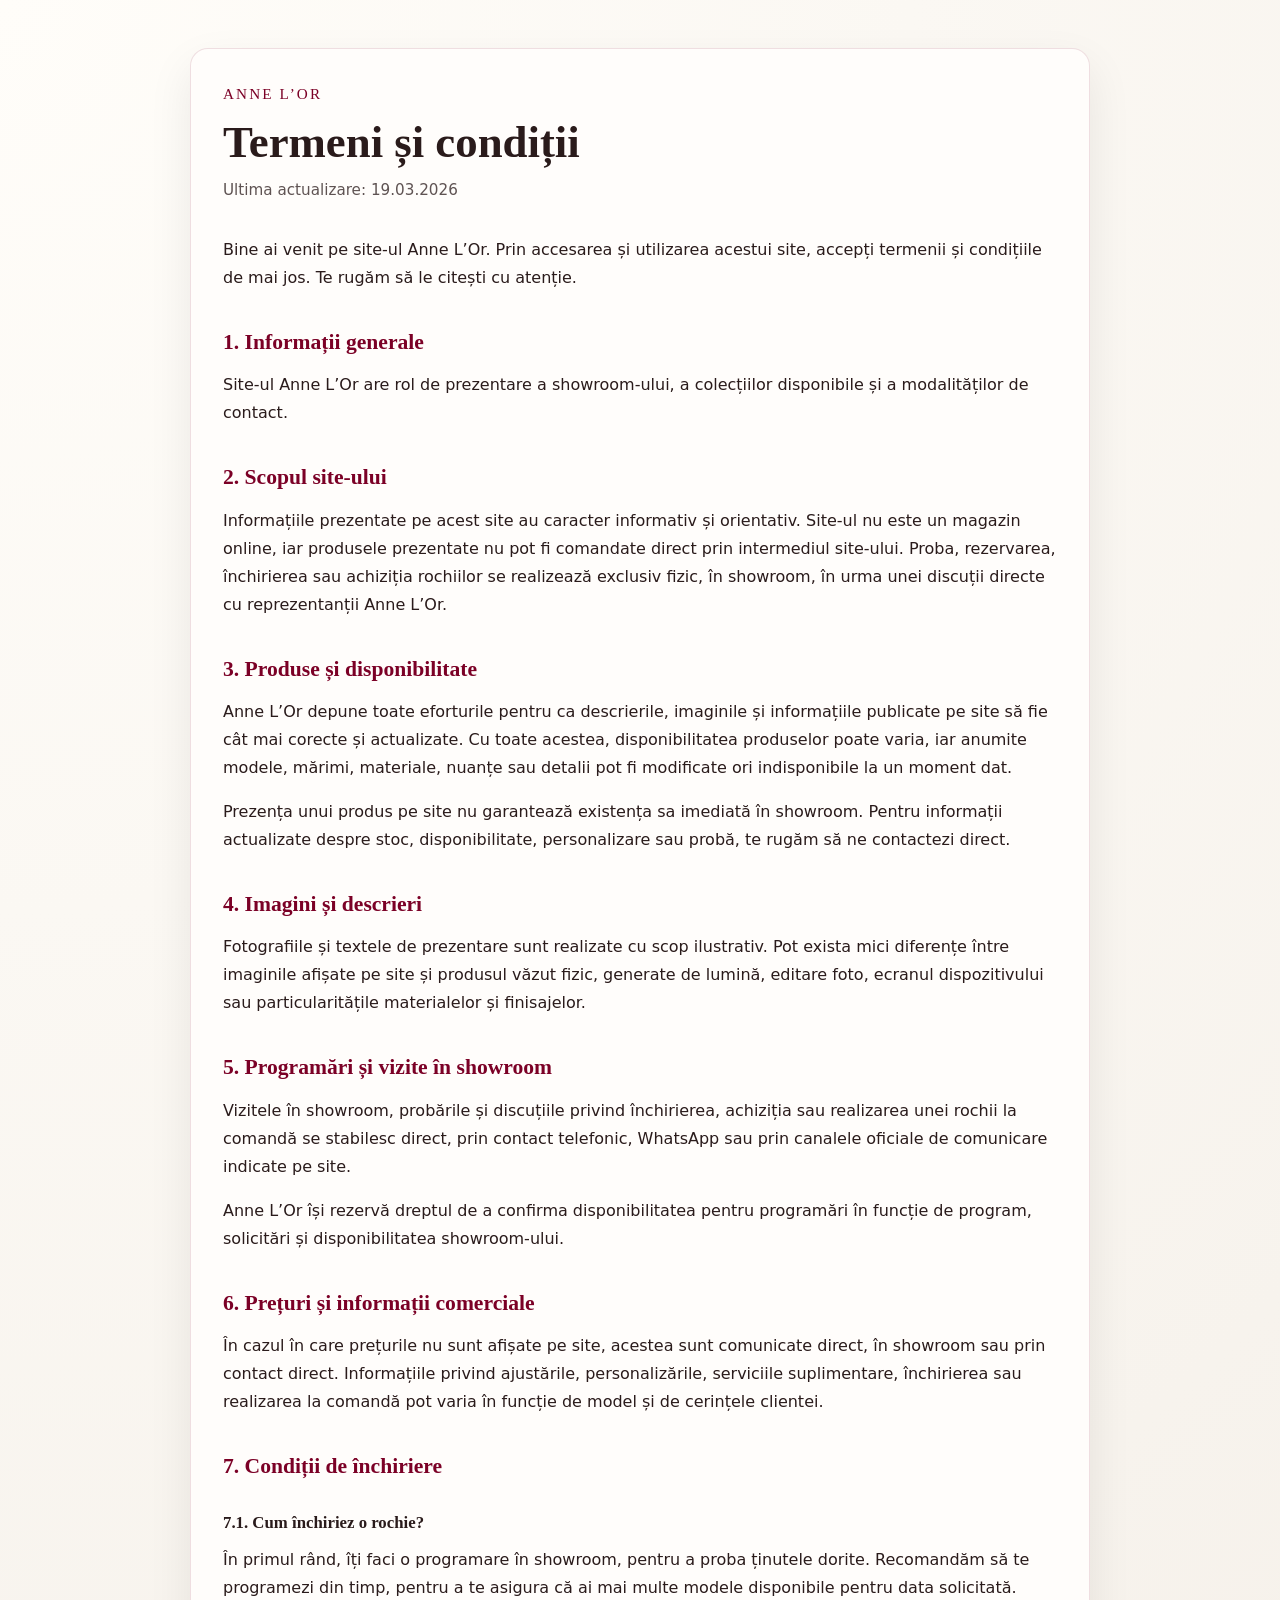
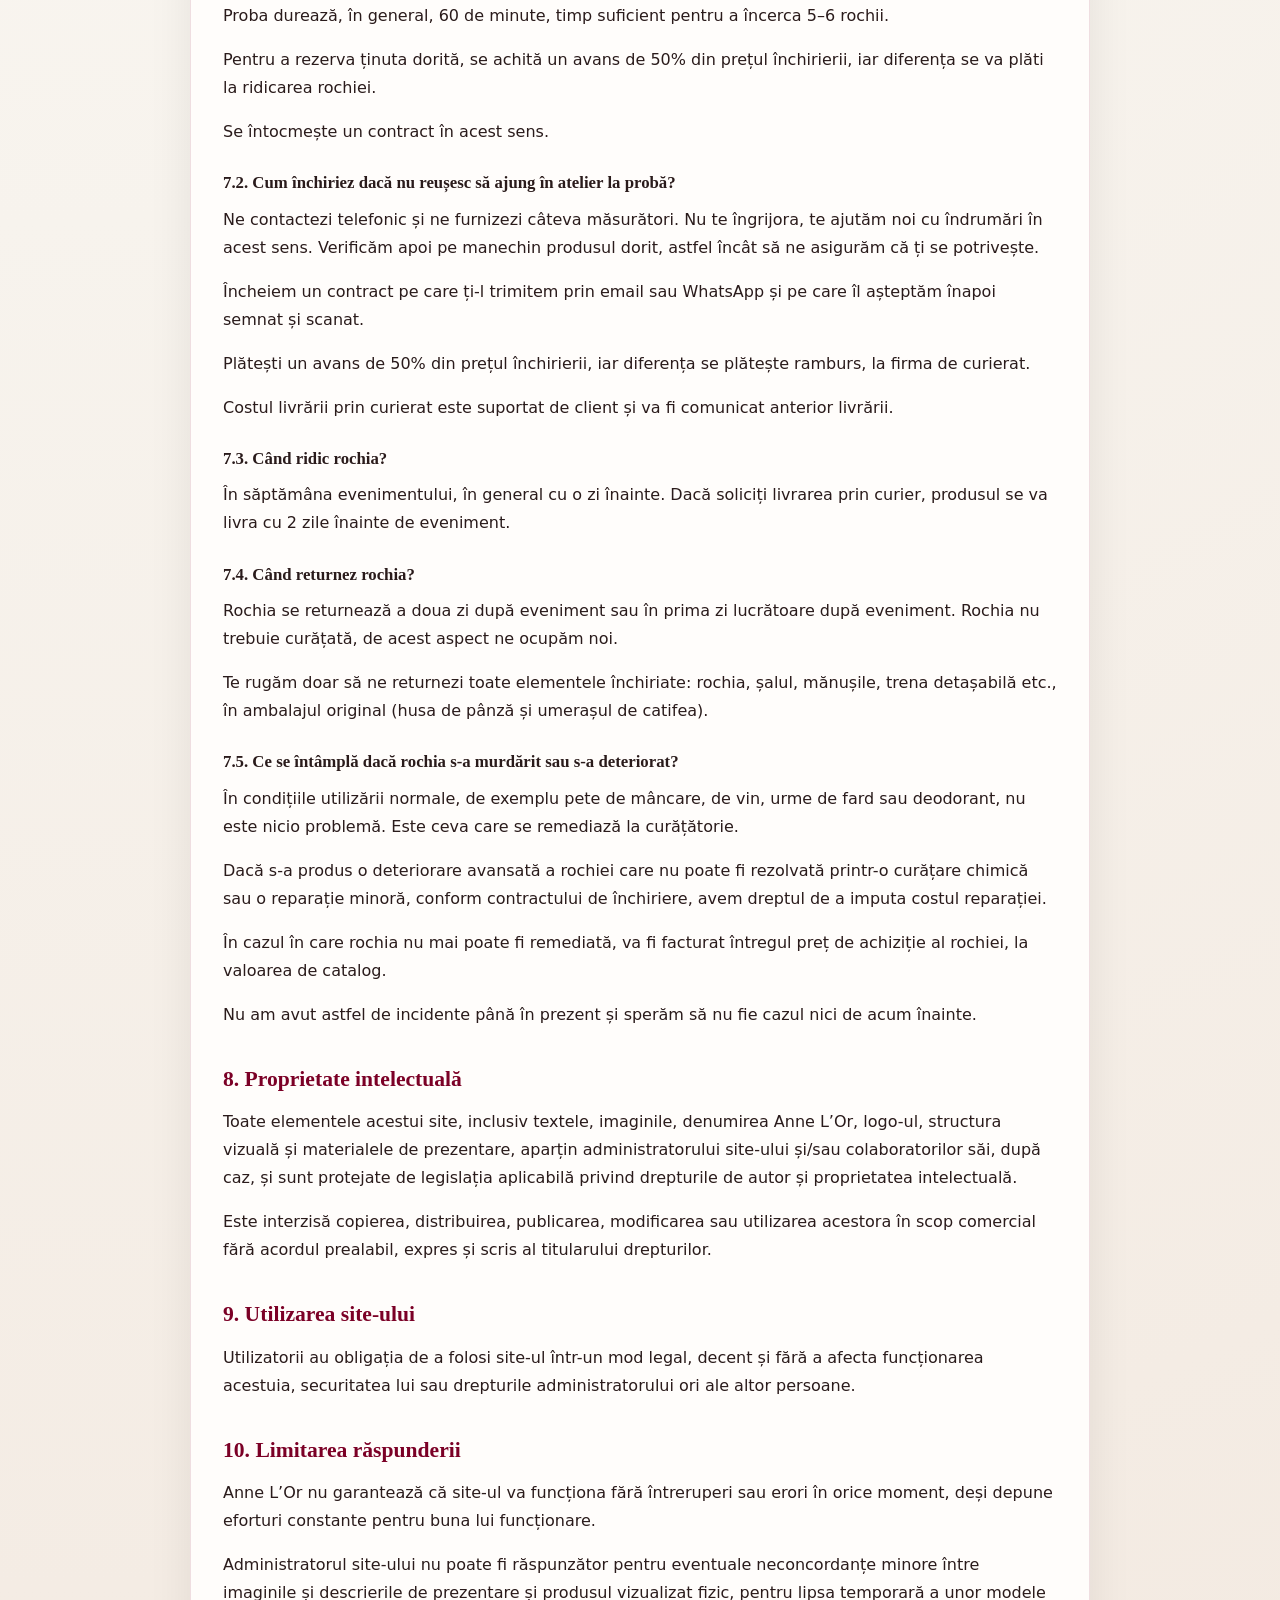
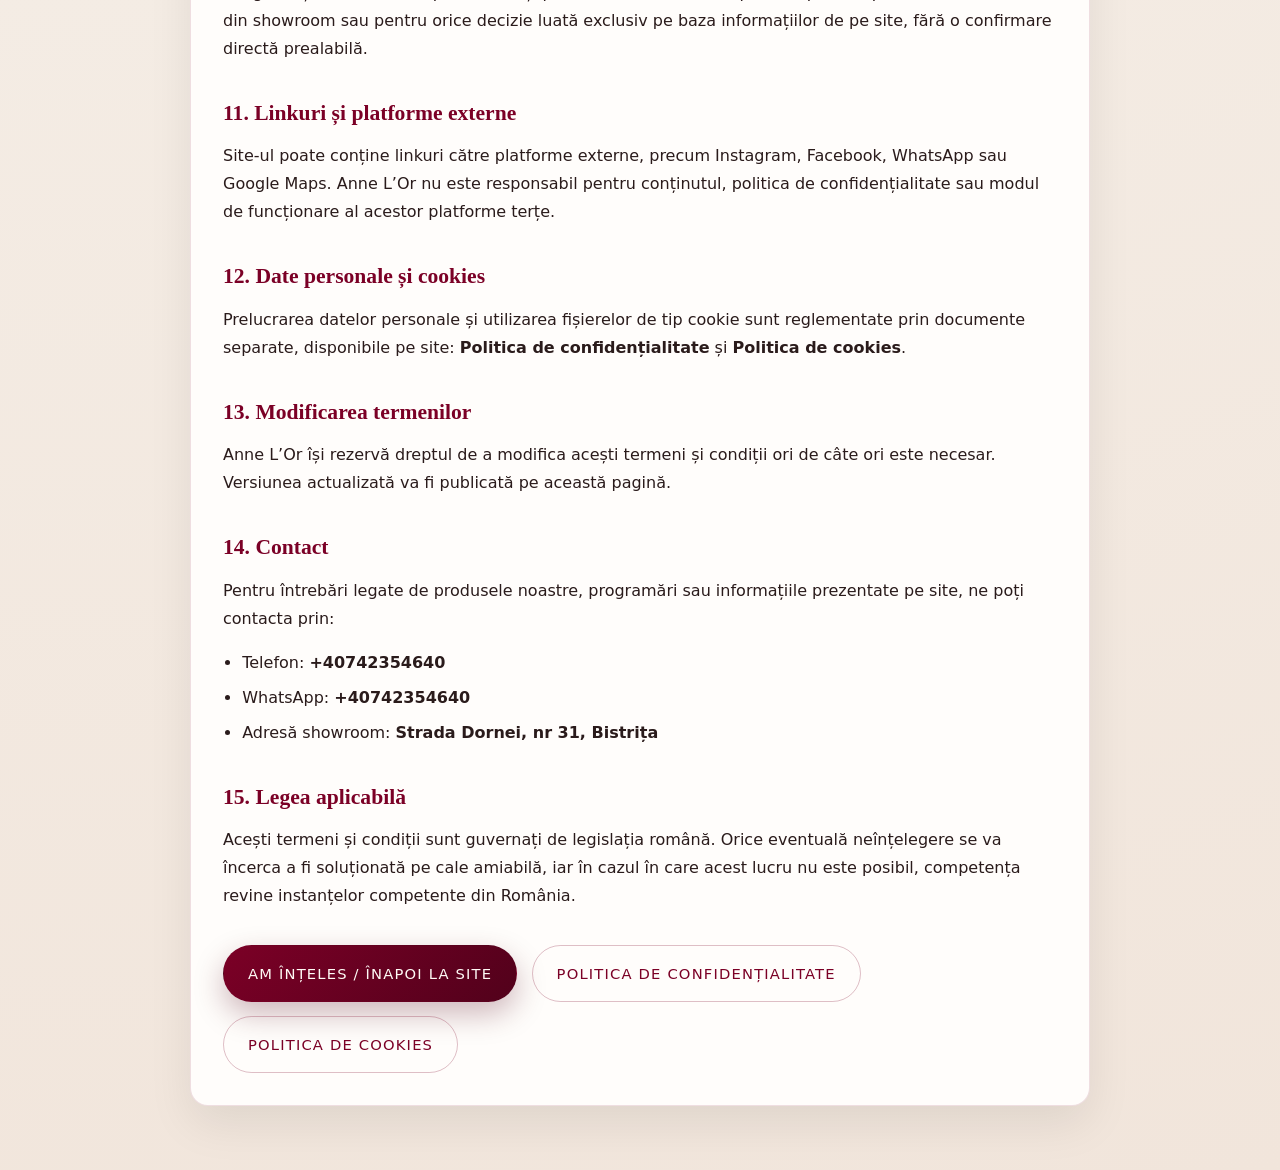
<file: termeni-si-conditii.html>
<!DOCTYPE html>
<html lang="ro">
<head>
  <meta charset="UTF-8" />
  <meta name="viewport" content="width=device-width, initial-scale=1.0" />
  <title>Termeni și condiții | Anne L’Or</title>
  <style>
    :root {
      --color-bg: #f7f3ed;
      --color-card: #fffdfb;
      --color-text: #2a1b1b;
      --color-accent: #7b0026;
      --color-accent-dark: #52011b;
      --color-border: rgba(123, 0, 38, 0.12);
      --font-main: "Playfair Display", "Times New Roman", serif;
      --font-sans: "Inter", system-ui, -apple-system, BlinkMacSystemFont, "Segoe UI", sans-serif;
      --shadow-soft: 0 18px 45px rgba(0, 0, 0, 0.08);
      --radius: 18px;
      --transition-fast: 180ms ease-out;
    }

    * {
      box-sizing: border-box;
    }

    html,
    body {
      margin: 0;
      padding: 0;
    }

    body {
      font-family: var(--font-sans);
      color: var(--color-text);
      background: radial-gradient(circle at top left, #fffdf9 0, var(--color-bg) 40%, #f1e5db 100%);
      line-height: 1.75;
    }

    .legal-page {
      padding: 3rem 1.25rem 4rem;
    }

    .legal-container {
      width: min(900px, 100%);
      margin: 0 auto;
      background: var(--color-card);
      border: 1px solid var(--color-border);
      border-radius: var(--radius);
      box-shadow: var(--shadow-soft);
      padding: 2rem;
    }

    .legal-brand {
      font-family: var(--font-main);
      letter-spacing: 0.14em;
      text-transform: uppercase;
      font-size: 0.95rem;
      margin: 0 0 0.5rem;
      color: var(--color-accent);
    }

    h1 {
      font-family: var(--font-main);
      font-size: clamp(2rem, 4vw, 2.8rem);
      margin: 0 0 0.5rem;
      line-height: 1.2;
    }

    .legal-updated {
      margin: 0 0 2rem;
      opacity: 0.75;
      font-size: 0.95rem;
    }

    h2 {
      font-family: var(--font-main);
      font-size: 1.35rem;
      margin: 2rem 0 0.6rem;
      color: var(--color-accent);
    }

    h3 {
      font-family: var(--font-main);
      font-size: 1.05rem;
      margin: 1.4rem 0 0.5rem;
      color: var(--color-text);
    }

    p {
      margin: 0 0 1rem;
      font-size: 1rem;
    }

    ul {
      margin: 0 0 1rem 1.2rem;
      padding: 0;
    }

    li {
      margin-bottom: 0.45rem;
    }

    .legal-actions {
      margin-top: 2.2rem;
      display: flex;
      flex-wrap: wrap;
      gap: 0.9rem;
    }

    .btn {
      display: inline-flex;
      align-items: center;
      justify-content: center;
      padding: 0.9rem 1.5rem;
      border-radius: 999px;
      font-size: 0.92rem;
      letter-spacing: 0.08em;
      text-transform: uppercase;
      text-decoration: none;
      cursor: pointer;
      transition:
        transform var(--transition-fast),
        box-shadow var(--transition-fast),
        background-color var(--transition-fast),
        color var(--transition-fast),
        border-color var(--transition-fast);
      white-space: nowrap;
    }

    .btn-primary {
      background: linear-gradient(135deg, var(--color-accent) 0%, var(--color-accent-dark) 100%);
      color: #fffaf6;
      box-shadow: 0 12px 30px rgba(79, 0, 25, 0.28);
      border: 1px solid transparent;
    }

    .btn-primary:hover {
      transform: translateY(-1px);
      box-shadow: 0 18px 38px rgba(79, 0, 25, 0.36);
    }

    .btn-ghost {
      border: 1px solid rgba(123, 0, 38, 0.25);
      color: var(--color-accent);
      background: transparent;
    }

    .btn-ghost:hover {
      background: rgba(123, 0, 38, 0.04);
    }

    @media (max-width: 640px) {
      .legal-container {
        padding: 1.4rem;
      }

      .legal-actions {
        flex-direction: column;
      }

      .btn {
        width: 100%;
      }
    }
  </style>
</head>
<body>
  <main class="legal-page">
    <div class="legal-container">
      <p class="legal-brand">Anne L’Or</p>
      <h1>Termeni și condiții</h1>
      <p class="legal-updated">Ultima actualizare: 19.03.2026</p>

      <p>
        Bine ai venit pe site-ul Anne L’Or. Prin accesarea și utilizarea acestui site,
        accepți termenii și condițiile de mai jos. Te rugăm să le citești cu atenție.
      </p>

      <h2>1. Informații generale</h2>
      <p>
        Site-ul Anne L’Or are rol de prezentare a showroom-ului, a colecțiilor disponibile
        și a modalităților de contact. 
      </p>

      <h2>2. Scopul site-ului</h2>
      <p>
        Informațiile prezentate pe acest site au caracter informativ și orientativ.
        Site-ul nu este un magazin online, iar produsele prezentate nu pot fi comandate
        direct prin intermediul site-ului. Proba, rezervarea, închirierea sau achiziția
        rochiilor se realizează exclusiv fizic, în showroom, în urma unei discuții directe
        cu reprezentanții Anne L’Or.
      </p>

      <h2>3. Produse și disponibilitate</h2>
      <p>
        Anne L’Or depune toate eforturile pentru ca descrierile, imaginile și informațiile
        publicate pe site să fie cât mai corecte și actualizate. Cu toate acestea,
        disponibilitatea produselor poate varia, iar anumite modele, mărimi, materiale,
        nuanțe sau detalii pot fi modificate ori indisponibile la un moment dat.
      </p>
      <p>
        Prezența unui produs pe site nu garantează existența sa imediată în showroom.
        Pentru informații actualizate despre stoc, disponibilitate, personalizare sau
        probă, te rugăm să ne contactezi direct.
      </p>

      <h2>4. Imagini și descrieri</h2>
      <p>
        Fotografiile și textele de prezentare sunt realizate cu scop ilustrativ.
        Pot exista mici diferențe între imaginile afișate pe site și produsul văzut
        fizic, generate de lumină, editare foto, ecranul dispozitivului sau particularitățile
        materialelor și finisajelor.
      </p>

      <h2>5. Programări și vizite în showroom</h2>
      <p>
        Vizitele în showroom, probările și discuțiile privind închirierea, achiziția
        sau realizarea unei rochii la comandă se stabilesc direct, prin contact telefonic,
        WhatsApp sau prin canalele oficiale de comunicare indicate pe site.
      </p>
      <p>
        Anne L’Or își rezervă dreptul de a confirma disponibilitatea pentru programări
        în funcție de program, solicitări și disponibilitatea showroom-ului.
      </p>

      <h2>6. Prețuri și informații comerciale</h2>
      <p>
        În cazul în care prețurile nu sunt afișate pe site, acestea sunt comunicate direct,
        în showroom sau prin contact direct. Informațiile privind ajustările, personalizările,
        serviciile suplimentare, închirierea sau realizarea la comandă pot varia în funcție
        de model și de cerințele clientei.
      </p>

      <h2>7. Condiții de închiriere</h2>

      <h3>7.1. Cum închiriez o rochie?</h3>
      <p>
        În primul rând, îți faci o programare în showroom, pentru a proba ținutele dorite.
        Recomandăm să te programezi din timp, pentru a te asigura că ai mai multe modele
        disponibile pentru data solicitată. Proba durează, în general, 60 de minute, timp
        suficient pentru a încerca 5–6 rochii.
      </p>
      <p>
        Pentru a rezerva ținuta dorită, se achită un avans de 50% din prețul închirierii,
        iar diferența se va plăti la ridicarea rochiei.
      </p>
      <p>
        Se întocmește un contract în acest sens.
      </p>

      <h3>7.2. Cum închiriez dacă nu reușesc să ajung în atelier la probă?</h3>
      <p>
        Ne contactezi telefonic și ne furnizezi câteva măsurători. Nu te îngrijora,
        te ajutăm noi cu îndrumări în acest sens. Verificăm apoi pe manechin produsul dorit,
        astfel încât să ne asigurăm că ți se potrivește.
      </p>
      <p>
        Încheiem un contract pe care ți-l trimitem prin email sau WhatsApp și pe care
        îl așteptăm înapoi semnat și scanat.
      </p>
      <p>
        Plătești un avans de 50% din prețul închirierii, iar diferența se plătește ramburs,
        la firma de curierat.
      </p>
      <p>
        Costul livrării prin curierat este suportat de client și va fi comunicat anterior livrării.
      </p>

      <h3>7.3. Când ridic rochia?</h3>
      <p>
        În săptămâna evenimentului, în general cu o zi înainte. Dacă soliciți livrarea
        prin curier, produsul se va livra cu 2 zile înainte de eveniment.
      </p>

      <h3>7.4. Când returnez rochia?</h3>
      <p>
        Rochia se returnează a doua zi după eveniment sau în prima zi lucrătoare după eveniment.
        Rochia nu trebuie curățată, de acest aspect ne ocupăm noi.
      </p>
      <p>
        Te rugăm doar să ne returnezi toate elementele închiriate: rochia, șalul, mănușile,
        trena detașabilă etc., în ambalajul original (husa de pânză și umerașul de catifea).
      </p>

      <h3>7.5. Ce se întâmplă dacă rochia s-a murdărit sau s-a deteriorat?</h3>
      <p>
        În condițiile utilizării normale, de exemplu pete de mâncare, de vin, urme de fard
        sau deodorant, nu este nicio problemă. Este ceva care se remediază la curățătorie.
      </p>
      <p>
        Dacă s-a produs o deteriorare avansată a rochiei care nu poate fi rezolvată printr-o
        curățare chimică sau o reparație minoră, conform contractului de închiriere, avem
        dreptul de a imputa costul reparației.
      </p>
      <p>
        În cazul în care rochia nu mai poate fi remediată, va fi facturat întregul preț
        de achiziție al rochiei, la valoarea de catalog.
      </p>
      <p>
        Nu am avut astfel de incidente până în prezent și sperăm să nu fie cazul nici de acum înainte.
      </p>

      <h2>8. Proprietate intelectuală</h2>
      <p>
        Toate elementele acestui site, inclusiv textele, imaginile, denumirea Anne L’Or,
        logo-ul, structura vizuală și materialele de prezentare, aparțin administratorului
        site-ului și/sau colaboratorilor săi, după caz, și sunt protejate de legislația
        aplicabilă privind drepturile de autor și proprietatea intelectuală.
      </p>
      <p>
        Este interzisă copierea, distribuirea, publicarea, modificarea sau utilizarea
        acestora în scop comercial fără acordul prealabil, expres și scris al titularului
        drepturilor.
      </p>

      <h2>9. Utilizarea site-ului</h2>
      <p>
        Utilizatorii au obligația de a folosi site-ul într-un mod legal, decent și fără a
        afecta funcționarea acestuia, securitatea lui sau drepturile administratorului ori
        ale altor persoane.
      </p>

      <h2>10. Limitarea răspunderii</h2>
      <p>
        Anne L’Or nu garantează că site-ul va funcționa fără întreruperi sau erori în orice
        moment, deși depune eforturi constante pentru buna lui funcționare.
      </p>
      <p>
        Administratorul site-ului nu poate fi răspunzător pentru eventuale neconcordanțe minore
        între imaginile și descrierile de prezentare și produsul vizualizat fizic, pentru lipsa
        temporară a unor modele din showroom sau pentru orice decizie luată exclusiv pe baza
        informațiilor de pe site, fără o confirmare directă prealabilă.
      </p>

      <h2>11. Linkuri și platforme externe</h2>
      <p>
        Site-ul poate conține linkuri către platforme externe, precum Instagram, Facebook,
        WhatsApp sau Google Maps. Anne L’Or nu este responsabil pentru conținutul, politica
        de confidențialitate sau modul de funcționare al acestor platforme terțe.
      </p>

      <h2>12. Date personale și cookies</h2>
      <p>
        Prelucrarea datelor personale și utilizarea fișierelor de tip cookie sunt reglementate
        prin documente separate, disponibile pe site:
        <strong>Politica de confidențialitate</strong> și
        <strong>Politica de cookies</strong>.
      </p>

      <h2>13. Modificarea termenilor</h2>
      <p>
        Anne L’Or își rezervă dreptul de a modifica acești termeni și condiții ori de câte ori
        este necesar. Versiunea actualizată va fi publicată pe această pagină.
      </p>

      <h2>14. Contact</h2>
      <p>
        Pentru întrebări legate de produsele noastre, programări sau informațiile prezentate
        pe site, ne poți contacta prin:
      </p>
      <ul>
        <li>Telefon: <strong>+40742354640</strong></li>
        <li>WhatsApp: <strong>+40742354640</strong></li>
        <li>Adresă showroom: <strong>Strada Dornei, nr 31, Bistrița</strong></li>
      </ul>

      <h2>15. Legea aplicabilă</h2>
      <p>
        Acești termeni și condiții sunt guvernați de legislația română. Orice eventuală
        neînțelegere se va încerca a fi soluționată pe cale amiabilă, iar în cazul în care
        acest lucru nu este posibil, competența revine instanțelor competente din România.
      </p>

      <div class="legal-actions">
        <a href="index.html" class="btn btn-primary">Am înțeles / Înapoi la site</a>
        <a href="politica-confidentialitate.html" class="btn btn-ghost">Politica de confidențialitate</a>
        <a href="politica-cookies.html" class="btn btn-ghost">Politica de cookies</a>
      </div>
    </div>
  </main>
</body>
</html>
</file>
<file: style.css>
/* ------------------------------
   SETĂRI DE BAZĂ & TIPOGRAFIE
   ------------------------------ */
   :root {
    --color-bg: #f7f3ed;
    --color-bg-soft: #fbf7f2;
    --color-text: #2a1b1b;
    --color-accent: #7b0026;
    --color-accent-soft: #b24a6b;
    --color-card-bg: #ffffff;
    --color-border-soft: rgba(123, 0, 38, 0.12);
  
    --font-main: "Playfair Display", "Times New Roman", serif;
    --font-sans: "Inter", system-ui, -apple-system, BlinkMacSystemFont, "Segoe UI", sans-serif;
  
    --radius-soft: 16px;
    --shadow-soft: 0 18px 45px rgba(0, 0, 0, 0.08);
    --transition-fast: 180ms ease-out;
  }
  
  *,
  *::before,
  *::after {
    box-sizing: border-box;
  }
  
  html,
  body {
    margin: 0;
    padding: 0;
    overflow-x: hidden;
  }
  
  body {
    font-family: var(--font-sans);
    color: var(--color-text);
    background: radial-gradient(circle at top left, #fffdf9 0, var(--color-bg) 40%, #f1e5db 100%);
    -webkit-font-smoothing: antialiased;
  }
  
  img {
    max-width: 100%;
    display: block;
  }
  
  a {
    color: inherit;
    text-decoration: none;
  }
  
  /* ------------------------------
     LAYOUT GENERAL
     ------------------------------ */
  .container {
    width: min(1120px, 100% - 2.5rem);
    max-width: 100%;
    margin-inline: auto;
  }
  
  .section {
    padding: 4.5rem 0;
  }
  
  .section-title {
    font-family: var(--font-main);
    font-size: clamp(2rem, 2.4vw + 1.3rem, 2.6rem);
    text-align: center;
    margin: 0 0 0.75rem;
    letter-spacing: 0.05em;
  }
  
  .section-intro {
    max-width: 640px;
    margin: 0 auto 2.5rem;
    text-align: center;
    line-height: 1.7;
    font-size: 0.98rem;
  }
  
  /* ------------------------------
     BUTOANE
     ------------------------------ */
  .btn {
    display: inline-flex;
    align-items: center;
    justify-content: center;
    padding: 0.8rem 1.7rem;
    border-radius: 999px;
    font-size: 0.95rem;
    letter-spacing: 0.08em;
    text-transform: uppercase;
    border: 1px solid transparent;
    cursor: pointer;
    transition:
      background-color var(--transition-fast),
      color var(--transition-fast),
      box-shadow var(--transition-fast),
      transform var(--transition-fast),
      border-color var(--transition-fast);
    white-space: nowrap;
  }
  
  .primary-btn {
    background: linear-gradient(135deg, var(--color-accent) 0%, #52011b 55%, #3a0012 100%);
    color: #fdf8f4;
    box-shadow: 0 12px 30px rgba(79, 0, 25, 0.35);
  }
  
  .primary-btn:hover {
    transform: translateY(-1px);
    box-shadow: 0 18px 40px rgba(79, 0, 25, 0.45);
  }
  
  .ghost-btn {
    background-color: transparent;
    border-color: rgba(123, 0, 38, 0.3);
    color: var(--color-accent);
  }
  
  .ghost-btn:hover {
    background-color: rgba(123, 0, 38, 0.04);
    border-color: rgba(123, 0, 38, 0.5);
    transform: translateY(-1px);
  }
  
  /* ------------------------------
     HERO SECTION
     ------------------------------ */
  .hero {
    padding: 2.4rem 0 4.2rem;
  }
  
  .hero-content {
    width: min(1120px, 100% - 2.5rem);
    margin: 0 auto;
    display: grid;
    grid-template-columns: minmax(0, 1.1fr) minmax(0, 1.1fr);
    gap: 2.75rem;
    align-items: center;
    min-height: 70vh;
  }
  
  .hero-text {
    max-width: 540px;
  }
  
  .hero-tagline {
    font-size: 0.9rem;
    letter-spacing: 0.22em;
    text-transform: uppercase;
    margin: 0 0 0.9rem;
    color: rgba(42, 27, 27, 0.8);
  }
  
  .hero-title {
    font-family: var(--font-main);
    font-size: clamp(2.7rem, 3.3vw + 1.4rem, 3.6rem);
    margin: 0 0 0.6rem;
    letter-spacing: 0.22em;
    text-transform: uppercase;
  }
  
  .hero-subtitle {
    margin: 0 0 1.6rem;
    line-height: 1.8;
    font-size: 0.98rem;
  }
  
  .hero-image-wrapper {
    position: relative;
    border-radius: 24px;
    overflow: hidden;
    box-shadow: var(--shadow-soft);
    background: transparent;
    height: clamp(360px, 70vh, 580px);
  }
  
  .hero-image-wrapper::before {
    content: "";
    position: absolute;
    inset: 18px;
    border-radius: 20px;
    border: 1px solid rgba(255, 255, 255, 0.8);
    pointer-events: none;
  }
  
  .hero-image {
    width: 100%;
    height: 100%;
    object-fit: cover;
    display: block;
  }
  
  /* ------------------------------
     DE CE NOI
     ------------------------------ */
  .why-us {
    background-color: var(--color-bg-soft);
  }
  
  .why-grid {
    margin-top: 2.25rem;
    display: grid;
    grid-template-columns: repeat(4, minmax(0, 1fr));
    gap: 1.5rem;
  }
  
  .why-item {
    background: rgba(255, 255, 255, 0.8);
    padding: 1.6rem 1.4rem;
    border-radius: 18px;
    border: 1px solid rgba(255, 255, 255, 0.8);
    box-shadow: 0 12px 30px rgba(0, 0, 0, 0.04);
    backdrop-filter: blur(4px);
  }
  
  .why-item h3 {
    font-family: var(--font-main);
    font-size: 1.05rem;
    margin: 0 0 0.5rem;
  }
  
  .why-item p {
    margin: 0;
    font-size: 0.92rem;
    line-height: 1.7;
  }
  
  /* ------------------------------
     COLECȚIILE NOASTRE
     ------------------------------ */
  .collections {
    background-color: var(--color-bg);
  }
  
  .collections-header {
    text-align: center;
  }
  
  .cards-grid {
    display: grid;
    grid-template-columns: repeat(3, minmax(0, 1fr));
    gap: 1.8rem;
  }
  
  .card {
    background-color: var(--color-card-bg);
    border-radius: var(--radius-soft);
    padding: 1.9rem 1.7rem;
    border: 1px solid var(--color-border-soft);
    box-shadow: 0 16px 38px rgba(0, 0, 0, 0.06);
    transition:
      transform var(--transition-fast),
      box-shadow var(--transition-fast),
      border-color var(--transition-fast),
      background-color var(--transition-fast);
    display: flex;
    flex-direction: column;
    gap: 0.9rem;
  }
  
  .card-title {
    font-family: var(--font-main);
    font-size: 1.2rem;
    margin: 0;
  }
  
  .card-text {
    margin: 0;
    font-size: 0.94rem;
    line-height: 1.7;
    flex: 1;
  }
  
  .card .btn {
    margin-top: 0.6rem;
    align-self: flex-start;
  }
  
  .card:hover {
    transform: translateY(-4px);
    box-shadow: 0 22px 50px rgba(0, 0, 0, 0.1);
    border-color: rgba(123, 0, 38, 0.22);
    background-color: #fffdfb;
  }
  
  .collections-footer {
    margin-top: 2.5rem;
    display: flex;
    justify-content: center;
  }
  
  .size-guide-trigger {
    margin-top: 1.75rem;
    display: flex;
    justify-content: center;
  }
  
  /* ------------------------------
     LOCAȚIE / HARTĂ
     ------------------------------ */
  .location {
    background-color: var(--color-bg-soft);
  }
  
  .map-wrapper {
    position: relative;
    width: 100%;
    max-width: 960px;
    margin: 0 auto;
    border-radius: 18px;
    overflow: hidden;
    box-shadow: 0 18px 45px rgba(0, 0, 0, 0.08);
  }
  
  .map-wrapper iframe {
    display: block;
    width: 100%;
    height: clamp(260px, 45vh, 420px);
    border: 0;
  }
  
  /* ------------------------------
     MODAL GHID DE MĂRIMI
     ------------------------------ */
  .modal-backdrop {
    position: fixed;
    inset: 0;
    background: rgba(0, 0, 0, 0.45);
    display: flex;
    align-items: center;
    justify-content: center;
    opacity: 0;
    pointer-events: none;
    transition: opacity var(--transition-fast);
    z-index: 40;
    padding: 1.5rem;
  }
  
  .modal-backdrop.is-visible {
    opacity: 1;
    pointer-events: auto;
  }
  
  .modal-dialog {
    background-color: #fffdfb;
    border-radius: 18px;
    max-width: 760px;
    width: 100%;
    box-shadow: 0 24px 60px rgba(0, 0, 0, 0.35);
    padding: 1.7rem 1.7rem 1.5rem;
    position: relative;
  }
  
  .modal-title {
    margin: 0 0 0.15rem;
    font-family: var(--font-main);
    font-size: 1.35rem;
    text-align: left;
  }
  
  .modal-subtitle {
    margin: 0 0 1rem;
    font-size: 0.9rem;
    opacity: 0.8;
  }
  
  .modal-image-wrapper {
    border-radius: 12px;
    overflow: hidden;
  }
  
  .modal-image-wrapper img {
    width: 100%;
    height: auto;
    display: block;
  }
  
  .modal-close {
    position: absolute;
    top: 0.9rem;
    right: 1.1rem;
    border: none;
    background: transparent;
    font-size: 1.6rem;
    line-height: 1;
    cursor: pointer;
    color: rgba(0, 0, 0, 0.6);
  }
  
  .modal-close:hover {
    color: var(--color-accent);
  }
  
  @media (max-width: 540px) {
    .modal-dialog {
      padding-inline: 1.3rem;
    }
  }
  
  /* ------------------------------
     CONTACT SECTION
     ------------------------------ */
  .contact-grid {
    display: grid;
    grid-template-columns: repeat(4, minmax(0, 1fr));
    gap: 24px;
    align-items: stretch;
  }
  
  .contact-card {
    min-width: 0;
  }
  
  @media (max-width: 1024px) {
    .contact-grid {
      grid-template-columns: repeat(2, minmax(260px, 320px));
      justify-content: center;
    }
  
    .contact-card {
      text-align: center;
      align-items: center;
    }
  }
  
  @media (max-width: 540px) {
    .contact-grid {
      grid-template-columns: 1fr;
    }
  }
  
  /* ------------------------------
     FOOTER
     ------------------------------ */
  .footer {
    padding: 2.4rem 0 2.7rem;
    border-top: 1px solid rgba(0, 0, 0, 0.06);
    background: linear-gradient(to right, rgba(123, 0, 38, 0.04), transparent 40%, rgba(123, 0, 38, 0.02));
  }
  
  .footer-content {
    text-align: center;
  }
  
  .footer-brand {
    font-family: var(--font-main);
    letter-spacing: 0.18em;
    text-transform: uppercase;
    margin: 0 0 0.4rem;
    font-size: 0.95rem;
  }
  
  .footer-text {
    margin: 0;
    font-size: 0.88rem;
    opacity: 0.8;
  }
  
  /* ------------------------------
     RESPONSIVE DESIGN
     ------------------------------ */
  @media (max-width: 960px) {
    .hero-content {
      grid-template-columns: minmax(0, 1.1fr);
      gap: 2rem;
      min-height: auto;
    }
  
    .hero-text {
      order: 2;
    }
  
    .hero-image-wrapper {
      order: 1;
      height: auto;
      min-height: 0;
      aspect-ratio: 16 / 10;
      max-width: 760px;
      margin-inline: auto;
    }
  
    .hero-image {
      width: 100%;
      height: 100%;
      object-fit: contain;
      object-position: center;
    }
  
    .why-grid {
      grid-template-columns: repeat(2, minmax(0, 1fr));
    }
  
    .cards-grid {
      grid-template-columns: repeat(2, minmax(0, 1fr));
    }
  }
  
  @media (max-width: 720px) {
    .section {
      padding: 3.4rem 0;
    }
  
    .container {
      width: min(100% - 1.9rem, 640px);
    }
  
    .hero {
      padding-top: 1.4rem;
    }
  
    .hero-content {
      gap: 1.8rem;
    }
  
    .hero-text {
      max-width: 100%;
    }
  
    .section-intro {
      font-size: 0.95rem;
    }
  
    .why-grid,
    .cards-grid {
      grid-template-columns: minmax(0, 1fr);
    }
  
    .why-item,
    .card {
      padding-inline: 1.3rem;
    }
  
    .btn {
      width: 100%;
      white-space: normal;
    }
  
    .card .btn {
      align-self: stretch;
    }
  }
  
  @media (max-width: 540px) {
    .hero {
      padding-top: 1.2rem;
      padding-bottom: 3rem;
    }
  
    .hero-content {
      gap: 1.4rem;
    }
  
    .hero-text {
      text-align: center;
    }
  
    .hero-tagline {
      font-size: 0.78rem;
      letter-spacing: 0.2em;
    }
  
    .hero-title {
      font-size: 2.2rem;
      letter-spacing: 0.18em;
    }
  
    .hero-subtitle {
      font-size: 0.94rem;
    }
  
    .hero-image-wrapper {
      height: auto;
      aspect-ratio: auto;
      max-width: 320px;
      margin-inline: auto;
    }
  
    .hero-image {
      width: 100%;
      height: auto;
      object-fit: contain;
    }
  }
    html {
      scroll-behavior: smooth;
    }
    
    #top,
    #why-us,
    #collections,
    #location,
    #contact {
      scroll-margin-top: 100px;
    }
    
    /* ------------------------------
       NAVIGATION
       ------------------------------ */
    .site-nav {
      position: sticky;
      top: 0;
      z-index: 1000;
      width: 100%;
      background: rgba(255, 250, 245, 0.96);
      backdrop-filter: blur(10px);
      border-bottom: 1px solid rgba(123, 0, 38, 0.08);
      box-shadow: 0 8px 20px rgba(0, 0, 0, 0.04);
    }
    
    .nav-inner {
      display: flex;
      align-items: center;
      justify-content: space-between;
      min-height: 72px;
      gap: 24px;
    }
    
    .nav-brand {
      font-family: var(--font-main);
      font-size: 1rem;
      letter-spacing: 0.14em;
      text-transform: uppercase;
      white-space: nowrap;
      flex-shrink: 0;
    }
    
    .nav-links,
    .mobile-menu-links {
      list-style: none;
      margin: 0;
      padding: 0;
    }
    
    /* Desktop + iPad */
    .desktop-nav {
      display: flex;
      align-items: center;
      justify-content: flex-end;
      gap: 1.5rem;
      margin-left: auto;
    }
    
    .desktop-nav li {
      margin: 0;
      padding: 0;
    }
    
    .desktop-nav a {
      display: inline-block;
      padding: 0.4rem 0;
      font-size: 0.92rem;
      letter-spacing: 0.06em;
      text-transform: uppercase;
      position: relative;
      white-space: nowrap;
    }
    
    .desktop-nav a::after {
      content: "";
      position: absolute;
      left: 0;
      bottom: -4px;
      width: 100%;
      height: 1px;
      background: var(--color-accent);
      transform: scaleX(0);
      transform-origin: center;
      transition: transform 0.3s ease;
    }
    
    .desktop-nav a:hover::after {
      transform: scaleX(1);
    }

    .desktop-nav a,
.mobile-menu-links a,
.nav-brand {
  transition: color var(--transition-fast);
}

.desktop-nav a:hover,
.mobile-menu-links a:hover {
  color: var(--color-accent);
}

.nav-brand:hover {
  color: var(--color-accent);
}
    
    /* Buton hamburger */
    .nav-toggle {
      display: none;
      width: 46px;
      height: 46px;
      border: 1px solid rgba(123, 0, 38, 0.22);
      border-radius: 999px;
      background: #fffaf6;
      align-items: center;
      justify-content: center;
      flex-direction: column;
      gap: 5px;
      padding: 0;
      cursor: pointer;
      flex-shrink: 0;
    }
    
    .nav-toggle span {
      width: 18px;
      height: 2px;
      border-radius: 999px;
      background: var(--color-accent);
      display: block;
    }
    
    /* Meniu mobil */
    .mobile-menu {
      display: none;
      background: rgba(255, 250, 245, 0.98);
      border-top: 1px solid rgba(123, 0, 38, 0.08);
    }
    
    .mobile-menu.is-open {
      display: block;
    }
    
    .mobile-menu-links {
      display: flex;
      flex-direction: column;
      padding: 0.8rem 1.25rem 1.2rem;
    }
    
    .mobile-menu-links li + li {
      margin-top: 0.35rem;
    }
    
    .mobile-menu-links a {
      display: block;
      text-align: center;
      padding: 0.95rem 0.75rem;
      border-radius: 14px;
      text-transform: uppercase;
      letter-spacing: 0.06em;
      font-size: 0.95rem;
    }
    
    .mobile-menu-links a {
      transition:
        color var(--transition-fast),
        background-color var(--transition-fast);
    }
    .mobile-menu-links a:hover {
      color: var(--color-accent-soft);
      background: rgba(123, 0, 38, 0.07);
    }
    
    /* Desktop + iPad = un singur meniu orizontal */
    @media (min-width: 769px) {
      .desktop-nav {
        display: flex;
      }
    
      .nav-toggle {
        display: none;
      }
    
      .mobile-menu {
        display: none !important;
      }
    }
    
    /* Telefon = hamburger */
    @media (max-width: 768px) {
      .desktop-nav {
        display: none;
      }
    
      .nav-toggle {
        display: inline-flex;
      }
    }

    .footer-links {
      margin-top: 1rem;
      display: flex;
      flex-wrap: wrap;
      justify-content: center;
      gap: 0.8rem 1.3rem;
    }
    
    .footer-links a {
      font-size: 0.88rem;
      opacity: 0.85;
      transition: color var(--transition-fast), opacity var(--transition-fast);
    }
    
    .footer-links a:hover {
      color: var(--color-accent);
      opacity: 1;
    }

    .rental-terms {
      background: linear-gradient(to bottom, #fffaf8, #ffffff);
    }
    
    .rental-terms-header {
      max-width: 760px;
      margin: 0 auto 40px;
      text-align: center;
    }
    
    .rental-faq {
      max-width: 900px;
      margin: 0 auto;
      display: grid;
      gap: 18px;
    }
    
    .faq-item {
      background: rgba(255, 255, 255, 0.9);
      border: 1px solid rgba(180, 146, 117, 0.18);
      border-radius: 20px;
      overflow: hidden;
      box-shadow: 0 12px 30px rgba(0, 0, 0, 0.05);
      transition: transform 0.25s ease, box-shadow 0.25s ease;
    }
    
    .faq-item:hover {
      transform: translateY(-2px);
      box-shadow: 0 18px 36px rgba(0, 0, 0, 0.08);
    }
    
    .faq-item summary {
      list-style: none;
      cursor: pointer;
      padding: 22px 26px;
      font-size: 1.08rem;
      font-weight: 600;
      color: #2f2421;
      display: flex;
      align-items: center;
      justify-content: space-between;
      gap: 20px;
    }
    
    .faq-item summary::-webkit-details-marker {
      display: none;
    }
    
    .faq-item summary::after {
      content: "+";
      font-size: 1.5rem;
      line-height: 1;
      color: #b38b6d;
      transition: transform 0.2s ease;
    }
    
    .faq-item[open] summary::after {
      content: "−";
    }
    
    .faq-content {
      padding: 0 26px 24px;
      color: #5a4a45;
    }
    
    .faq-content p {
      margin: 0 0 14px;
      line-height: 1.8;
    }
    
    .faq-content p:last-child {
      margin-bottom: 0;
    }
    
    @media (max-width: 768px) {
      .faq-item summary {
        padding: 18px 18px;
        font-size: 1rem;
      }
    
      .faq-content {
        padding: 0 18px 20px;
      }
    }
    .location-intro {
      text-align: center;
      max-width: 860px;
      margin: 0 auto 32px;
    }
    
    .location-address {
      font-size: 1.5rem;
      font-weight: 700;
      line-height: 1.3;
      margin: 70px 0 12px;
      color: #2f2421;
    }
    
    .location-note {
      font-size: 1.05rem;
      line-height: 1.8;
      margin: 0;
      color: #4f403b;
    }

    .consent-modal {
      position: fixed;
      inset: 0;
      background: rgba(22, 14, 14, 0.45);
      display: flex;
      align-items: center;
      justify-content: center;
      padding: 20px;
      opacity: 0;
      visibility: hidden;
      pointer-events: none;
      transition: opacity 0.25s ease, visibility 0.25s ease;
      z-index: 9999;
    }
    
    .consent-modal.active {
      opacity: 1;
      visibility: visible;
      pointer-events: auto;
    }
    
    .consent-box {
      width: min(560px, 100%);
      background: #fffaf7;
      border-radius: 22px;
      padding: 28px;
      box-shadow: 0 20px 50px rgba(0, 0, 0, 0.18);
      text-align: center;
    }
    
    .consent-box h3 {
      margin: 0 0 14px;
      font-size: 1.5rem;
    }
    
    .consent-box p {
      margin: 0;
      line-height: 1.8;
      color: #4f403b;
    }
    
    .consent-actions {
      display: flex;
      justify-content: center;
      gap: 12px;
      margin-top: 24px;
      flex-wrap: wrap;
    }
    
    @media (max-width: 640px) {
      .consent-box {
        padding: 22px 18px;
      }
    
      .consent-actions {
        flex-direction: column;
      }
    
      .consent-actions .btn {
        width: 100%;
      }
    }
    .section-kicker {
      text-align: center;
      text-transform: uppercase;
      letter-spacing: 0.16em;
      font-size: 0.78rem;
      color: #b38b6d;
      margin: 0 0 12px;
    }
    
    .signature-gallery {
      display: grid;
      grid-template-columns: 1.25fr 0.95fr;
      gap: 22px;
      margin: 42px 0 22px;
    }
    
    .signature-gallery-main,
    .signature-gallery-card {
      overflow: hidden;
      border-radius: 28px;
      box-shadow: 0 18px 42px rgba(0, 0, 0, 0.08);
      background: #fff;
    }
    
    .signature-gallery-main {
      min-height: 650px;
    }
    
    .signature-gallery-side {
      display: grid;
      grid-template-rows: 1fr 1fr;
      gap: 22px;
    }
    
    .signature-gallery-card {
      min-height: 314px;
    }
    
    .signature-gallery-main img,
    .signature-gallery-card img {
      width: 100%;
      height: 100%;
      object-fit: cover;
      display: block;
      transition: transform 0.7s ease;
    }
    
    .signature-gallery-main:hover img,
    .signature-gallery-card:hover img {
      transform: scale(1.04);
    }
    
    .luxury-marquee {
      overflow: hidden;
      margin: 12px 0 40px;
      mask-image: linear-gradient(to right, transparent, black 8%, black 92%, transparent);
      -webkit-mask-image: linear-gradient(to right, transparent, black 8%, black 92%, transparent);
    }
    
    .luxury-marquee-track {
      display: flex;
      gap: 18px;
      width: max-content;
      animation: luxuryScroll 45s linear infinite;
    }
    
    .luxury-slide {
      flex: 0 0 auto;
      width: 220px;
      height: 300px;
      border-radius: 22px;
      overflow: hidden;
      box-shadow: 0 14px 34px rgba(0, 0, 0, 0.07);
      background: #fff;
    }
    
    .luxury-slide img {
      width: 100%;
      height: 100%;
      object-fit: cover;
      display: block;
    }
    
    .luxury-marquee:hover .luxury-marquee-track {
      animation-play-state: paused;
    }
    
    @keyframes luxuryScroll {
      from {
        transform: translateX(0);
      }
      to {
        transform: translateX(-50%);
      }
    }
    
    @media (max-width: 992px) {
      .signature-gallery {
        grid-template-columns: 1fr;
      }
    
      .signature-gallery-main {
        min-height: 500px;
      }
    
      .signature-gallery-card {
        min-height: 340px;
      }
    }
    
    @media (max-width: 768px) {
      .signature-gallery-main {
        min-height: 380px;
      }
    
      .signature-gallery-card {
        min-height: 250px;
      }
    
      .luxury-slide {
        width: 180px;
        height: 240px;
      }
    }
    .collection-card {
      position: relative;
      overflow: hidden;
      min-height: 420px;
      background-size: cover;
      background-position: center;
      background-repeat: no-repeat;
      border-radius: 24px;
      box-shadow: 0 18px 40px rgba(0, 0, 0, 0.10);
      display: flex;
      align-items: flex-end;
    }
    
    .collection-card .card-overlay {
      position: absolute;
      inset: 0;
      background: linear-gradient(
        to top,
        rgba(20, 16, 16, 0.82) 0%,
        rgba(20, 16, 16, 0.52) 35%,
        rgba(20, 16, 16, 0.15) 100%
      );
      z-index: 1;
    }
    
    .collection-card .card-content {
      position: relative;
      z-index: 2;
      padding: 28px;
      width: 100%;
    }
    
    .collection-card .card-title,
    .collection-card .card-text {
      color: #fffaf7;
    }
    
    .collection-card .card-text {
      margin-bottom: 18px;
    }
    
    .collection-card .ghost-btn {
      background: rgba(255, 250, 247, 0.12);
      border: 1px solid rgba(255, 250, 247, 0.45);
      color: #fffaf7;
      backdrop-filter: blur(4px);
    }
    
    .collection-card .ghost-btn:hover {
      background: rgba(255, 250, 247, 0.22);
    }
    
    .collection-xs {
      background-image: url("Img7.jpeg");
    }
    
    .collection-s {
      background-image: url("Img1.jpeg");
    }
    
    .collection-m {
      background-image: url("Img2.jpeg");
    }
    
    .collection-l {
      background-image: url("Img5.jpeg");
    }
    
    .collection-xl {
      background-image: url("Img10.jpeg");
    }
    
    .collection-2xl {
      background-image: url("Img3.jpeg");
    }
    
    @media (max-width: 768px) {
      .collection-card {
        min-height: 360px;
      }
    
      .collection-card .card-content {
        padding: 22px;
      }
    }
</file>
